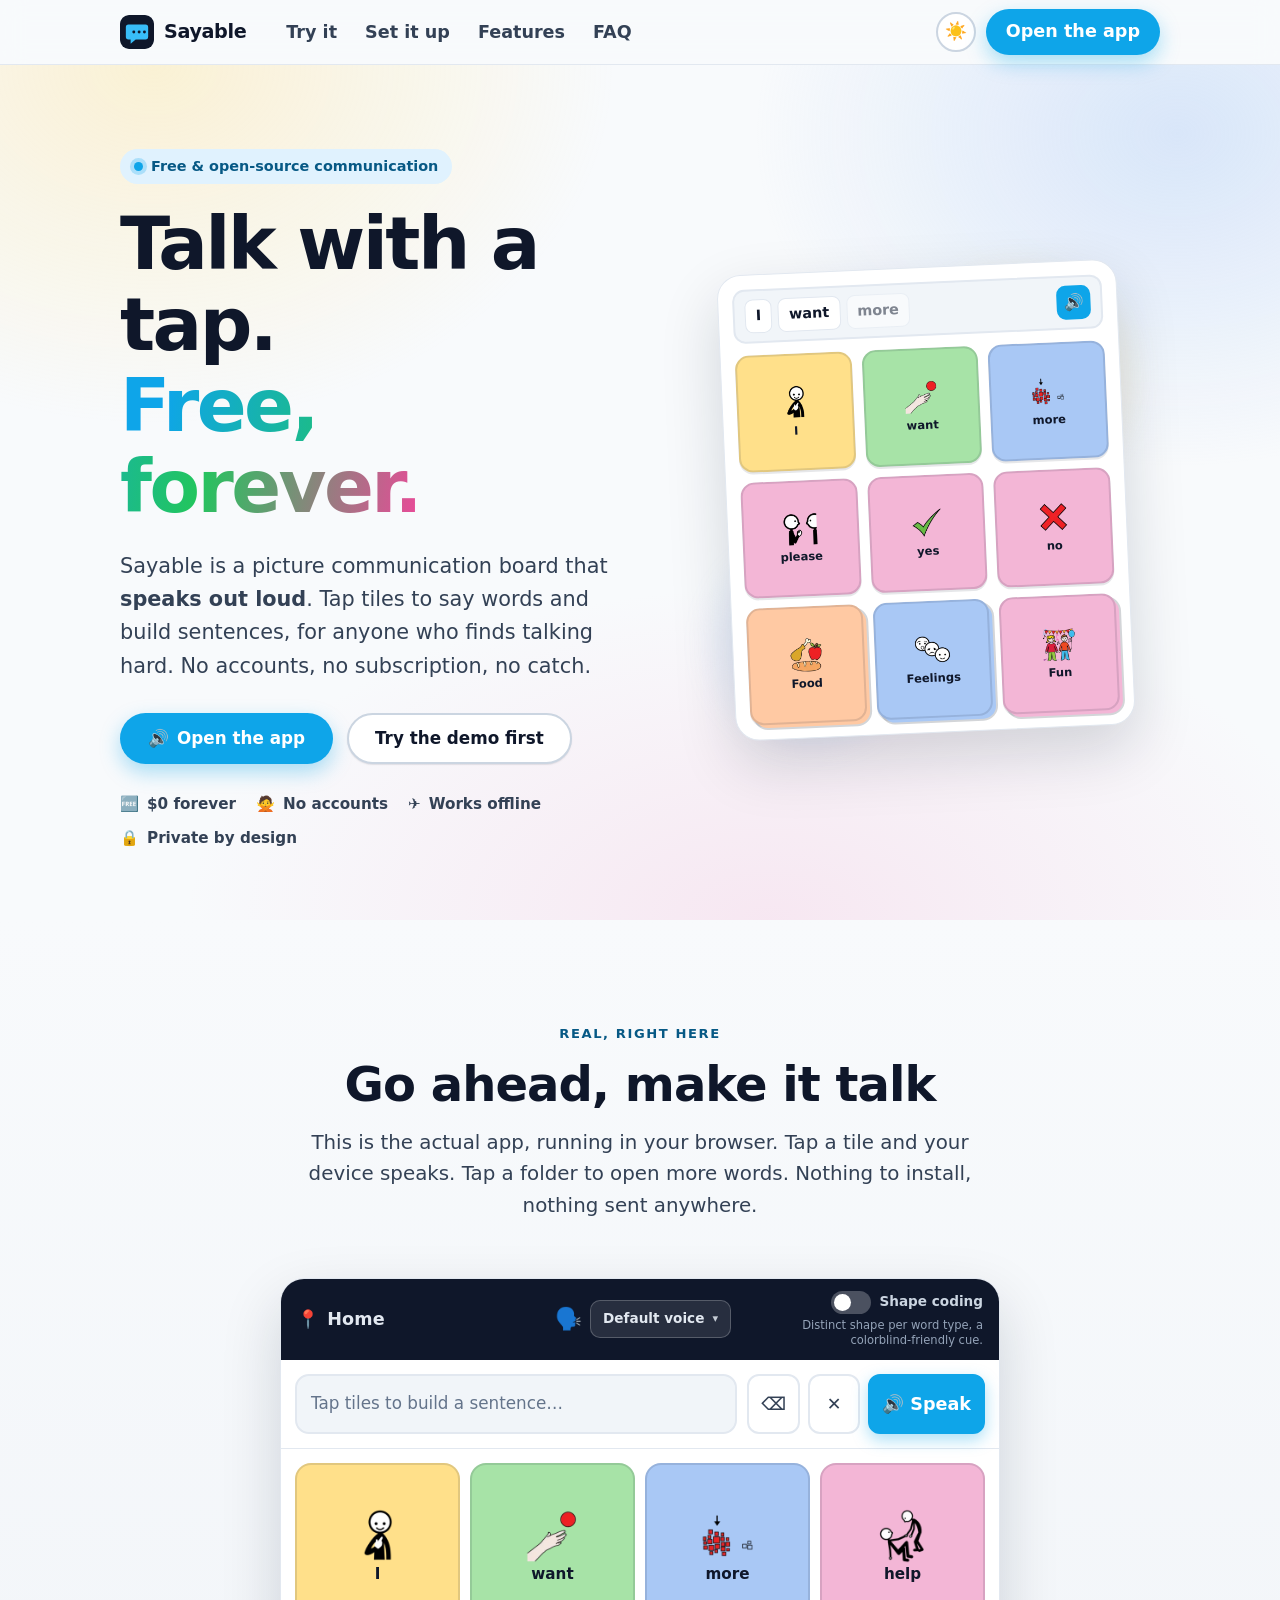
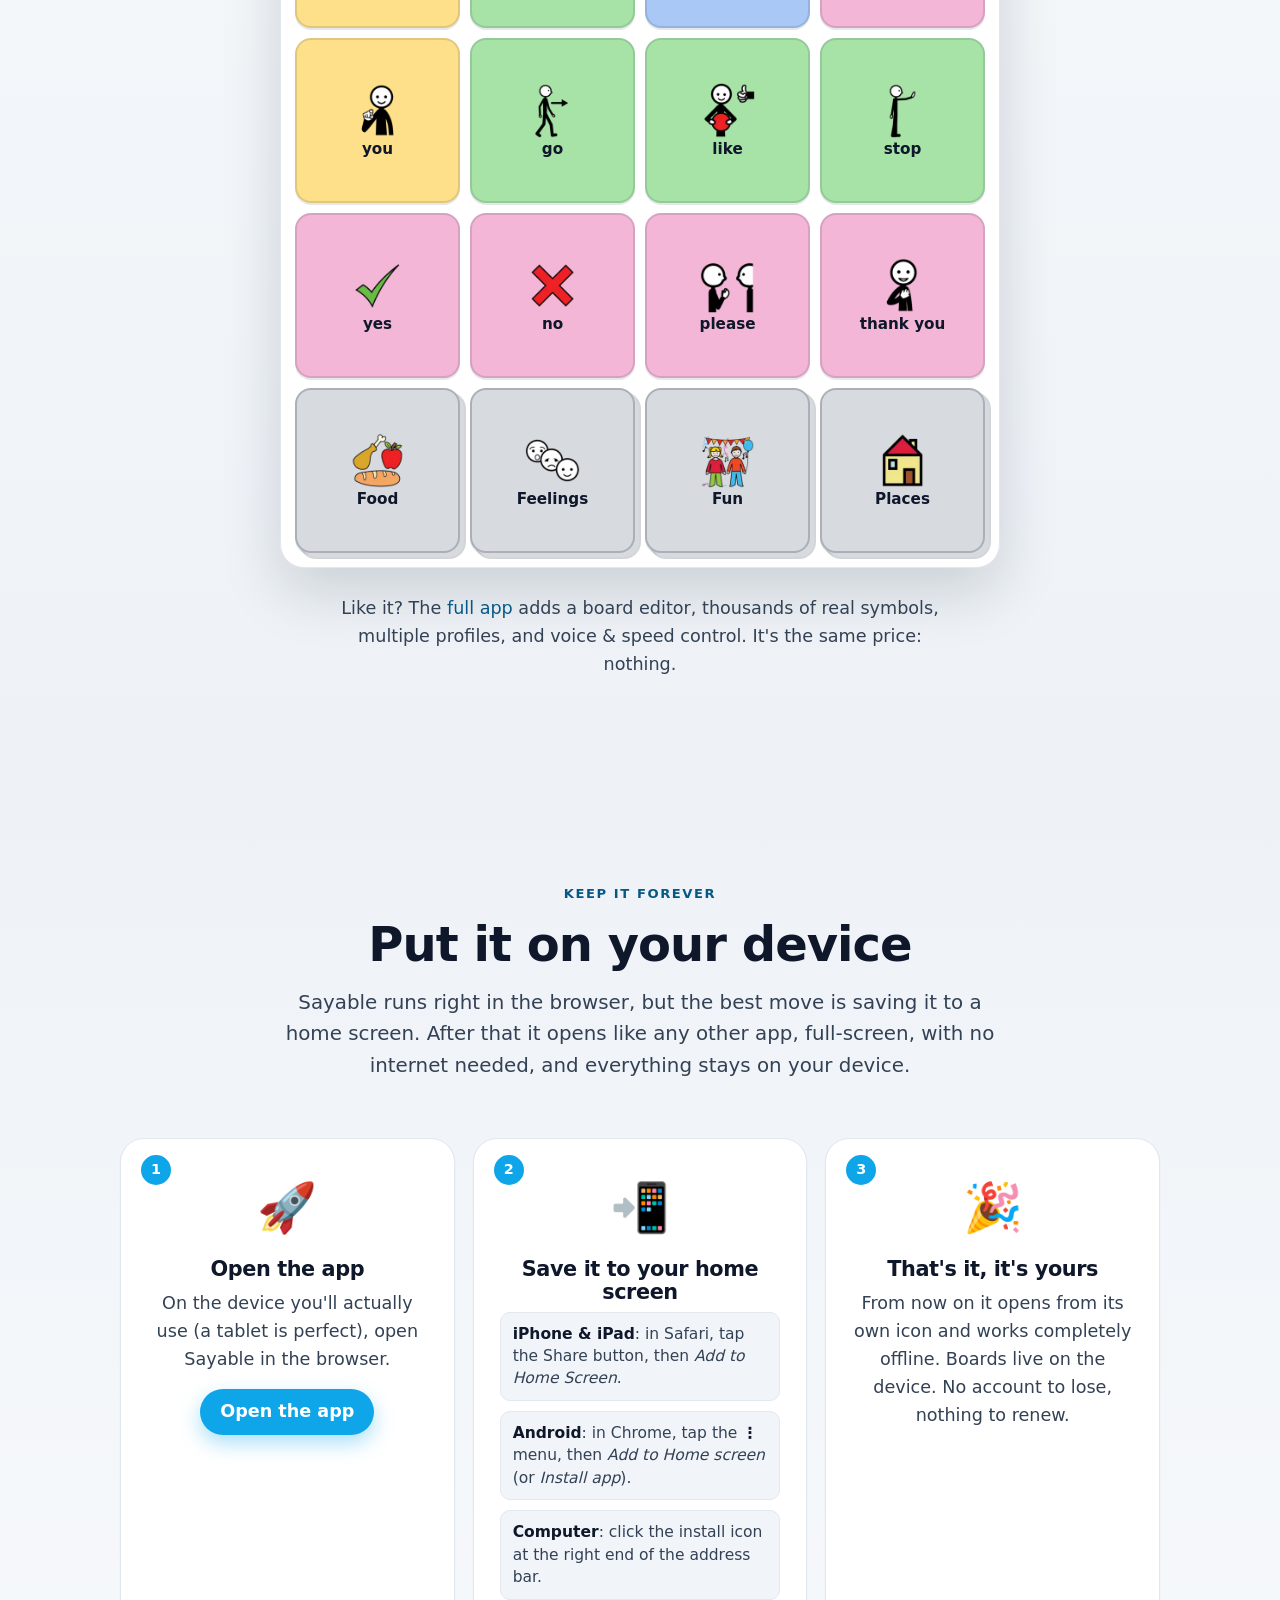
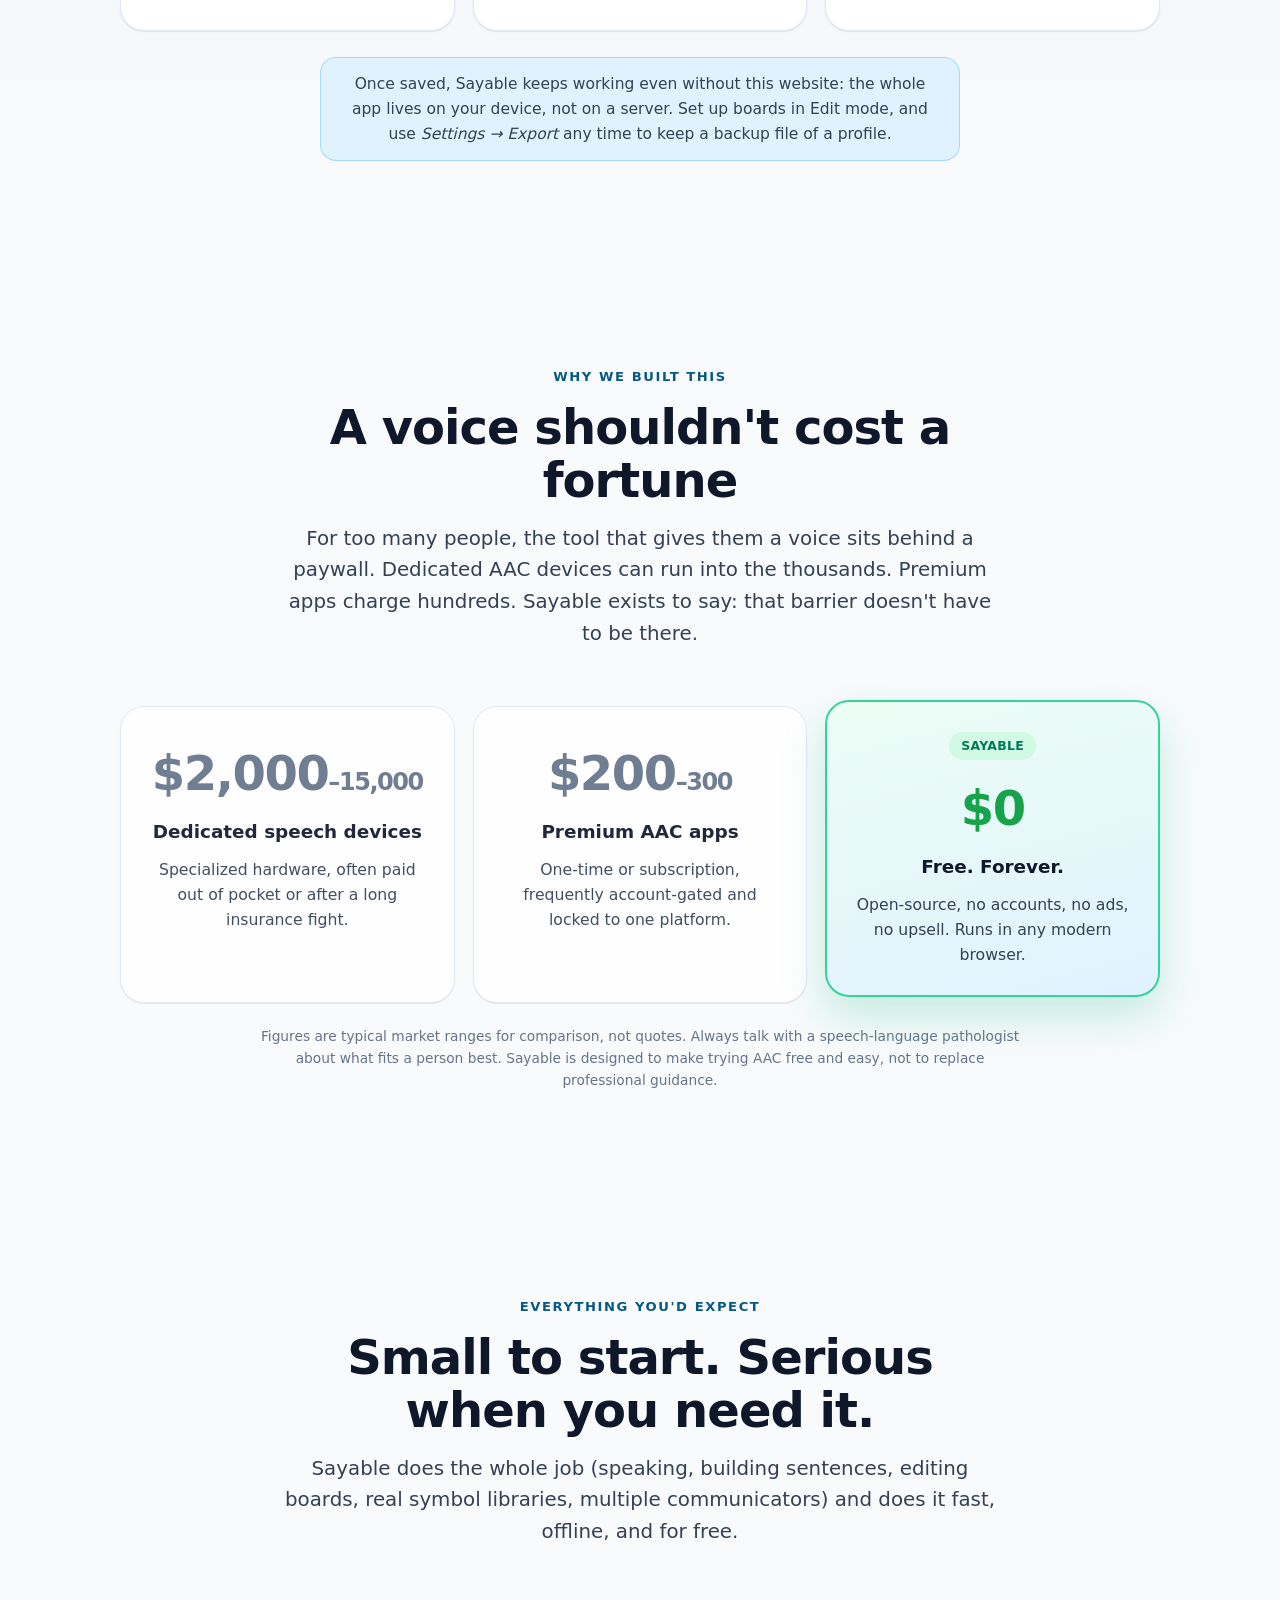
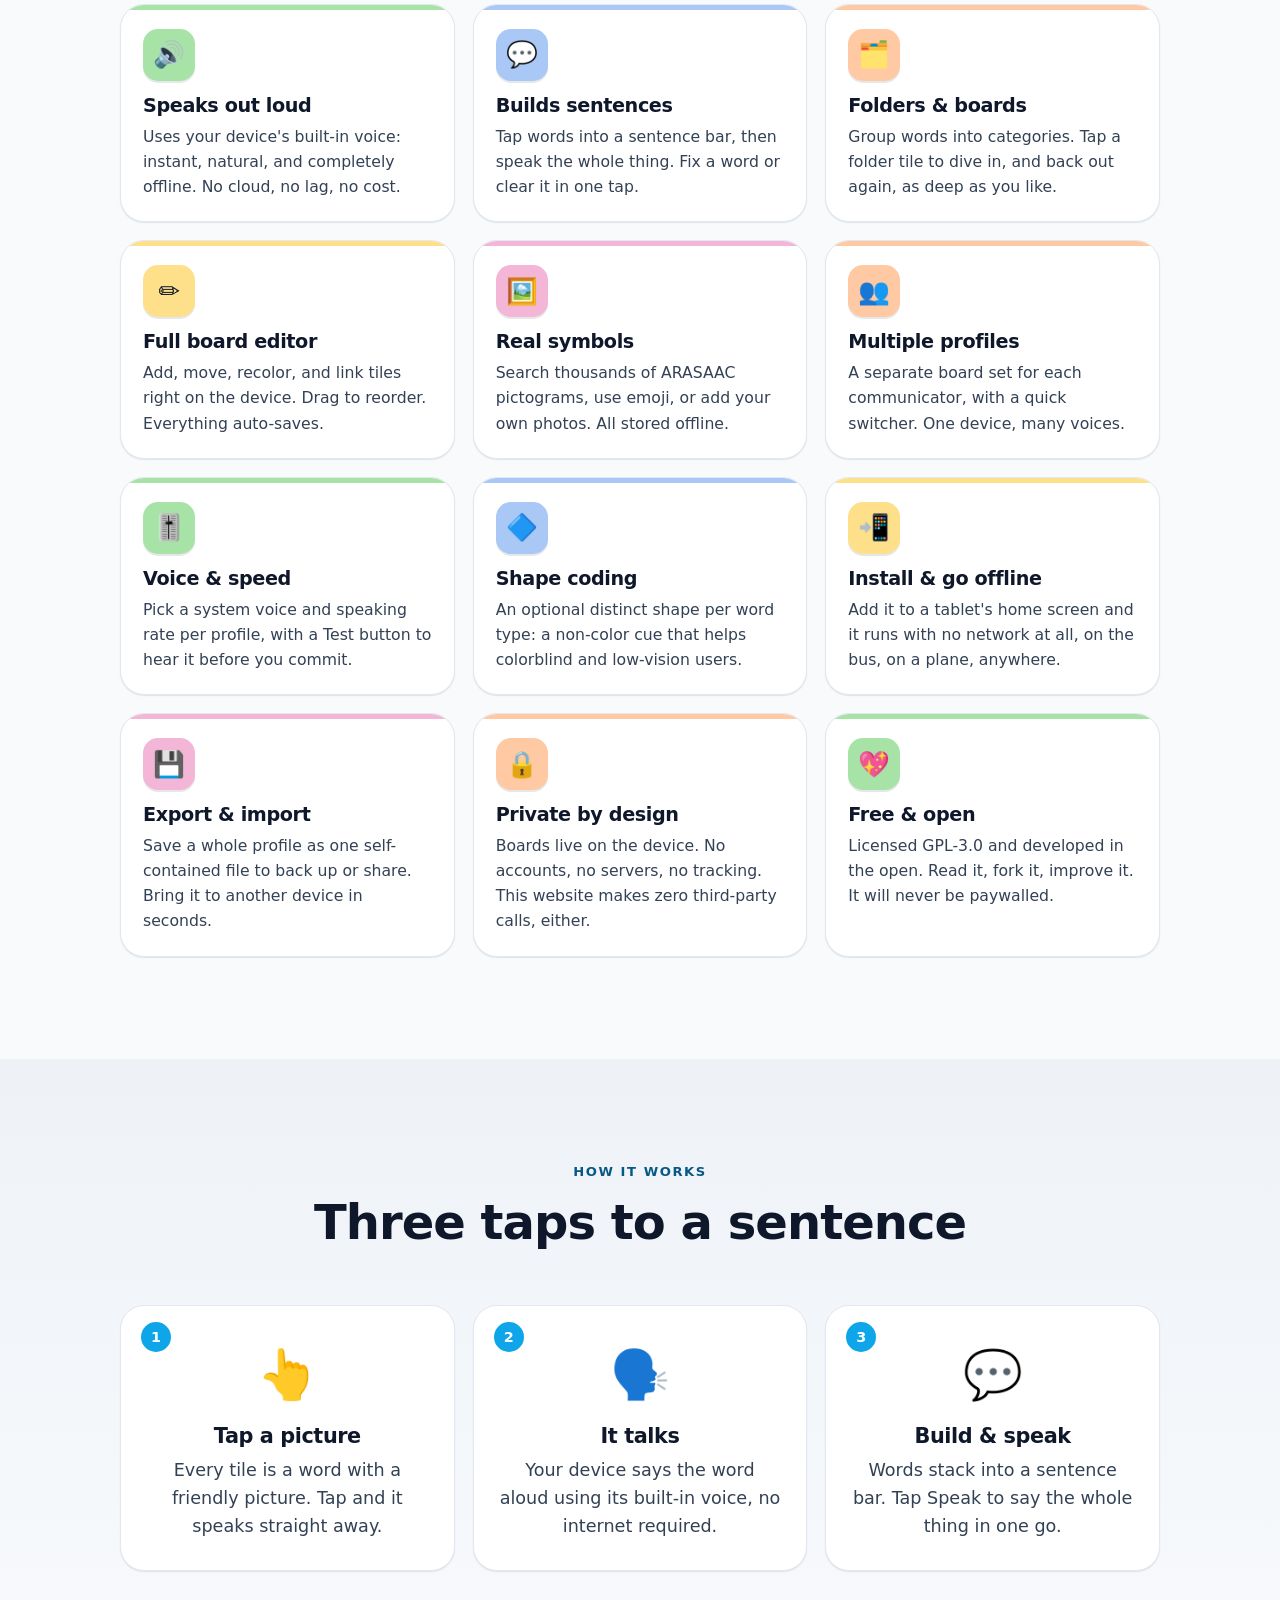
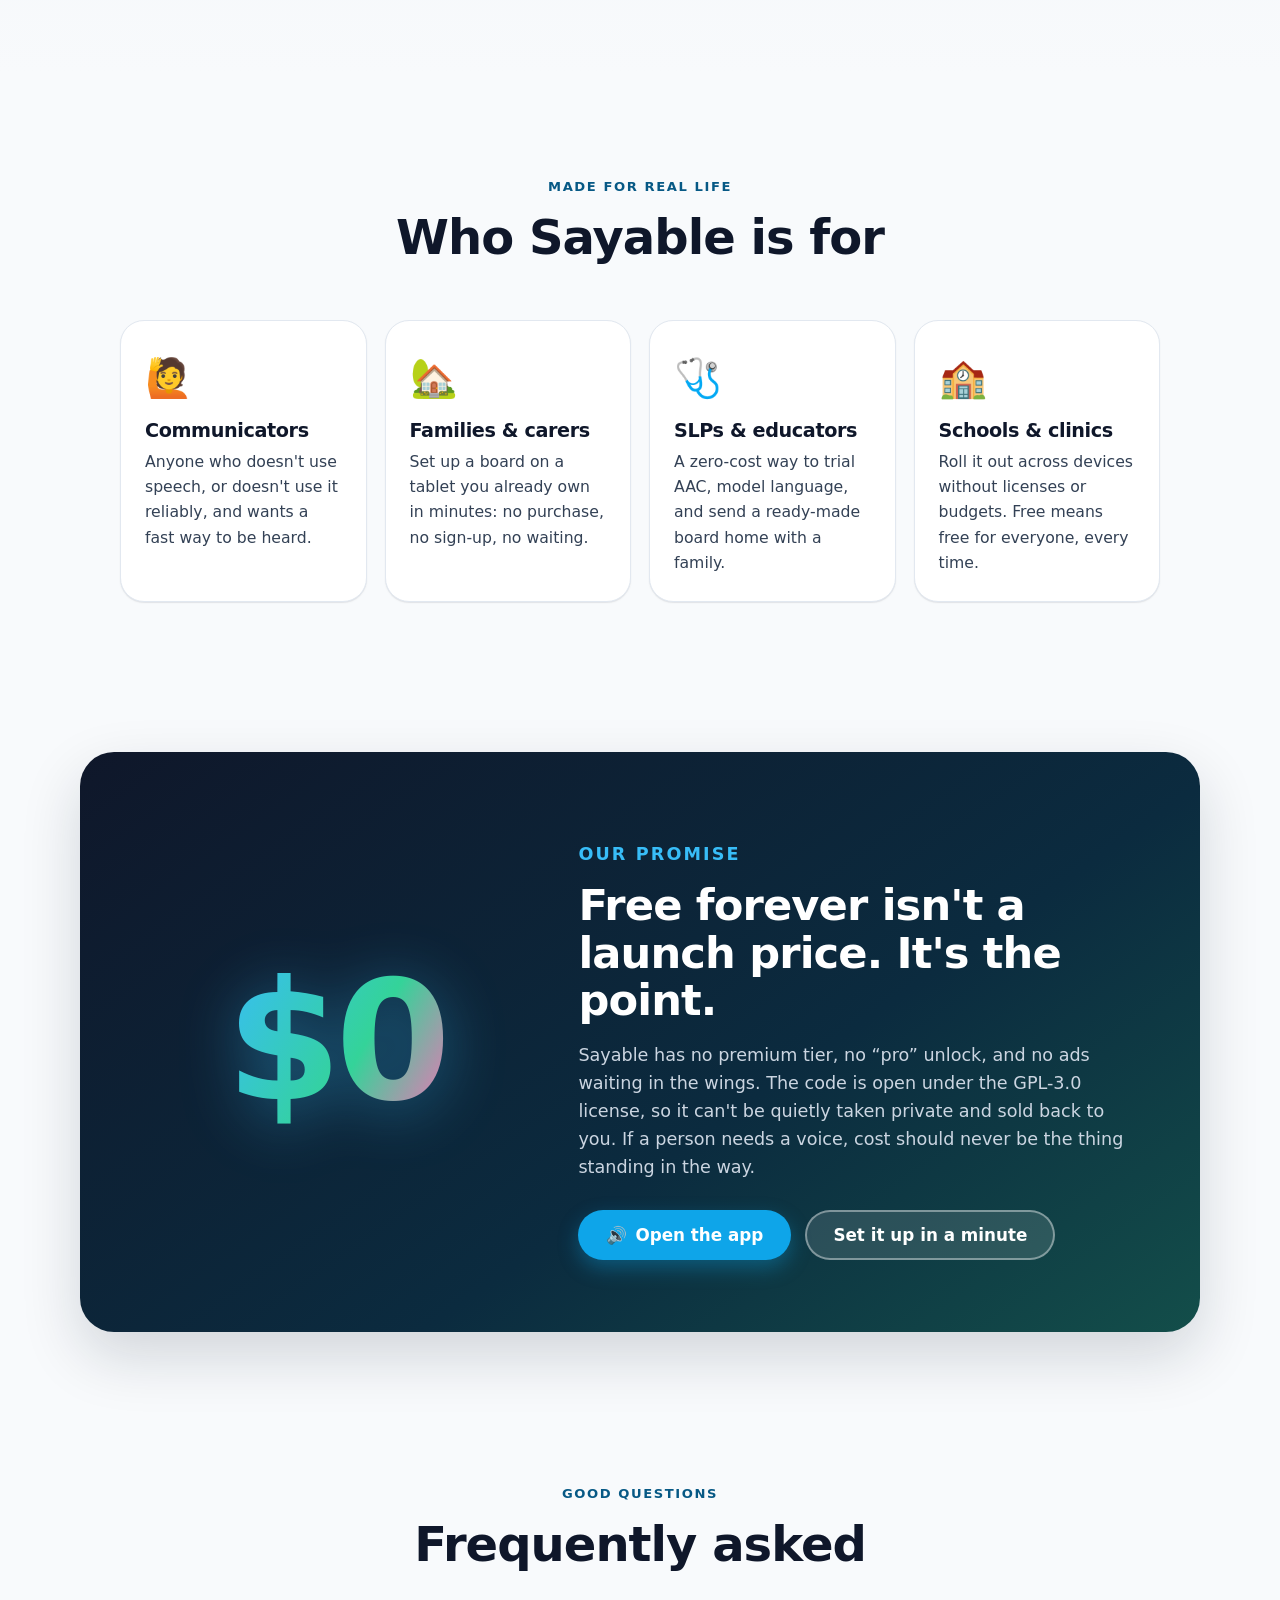
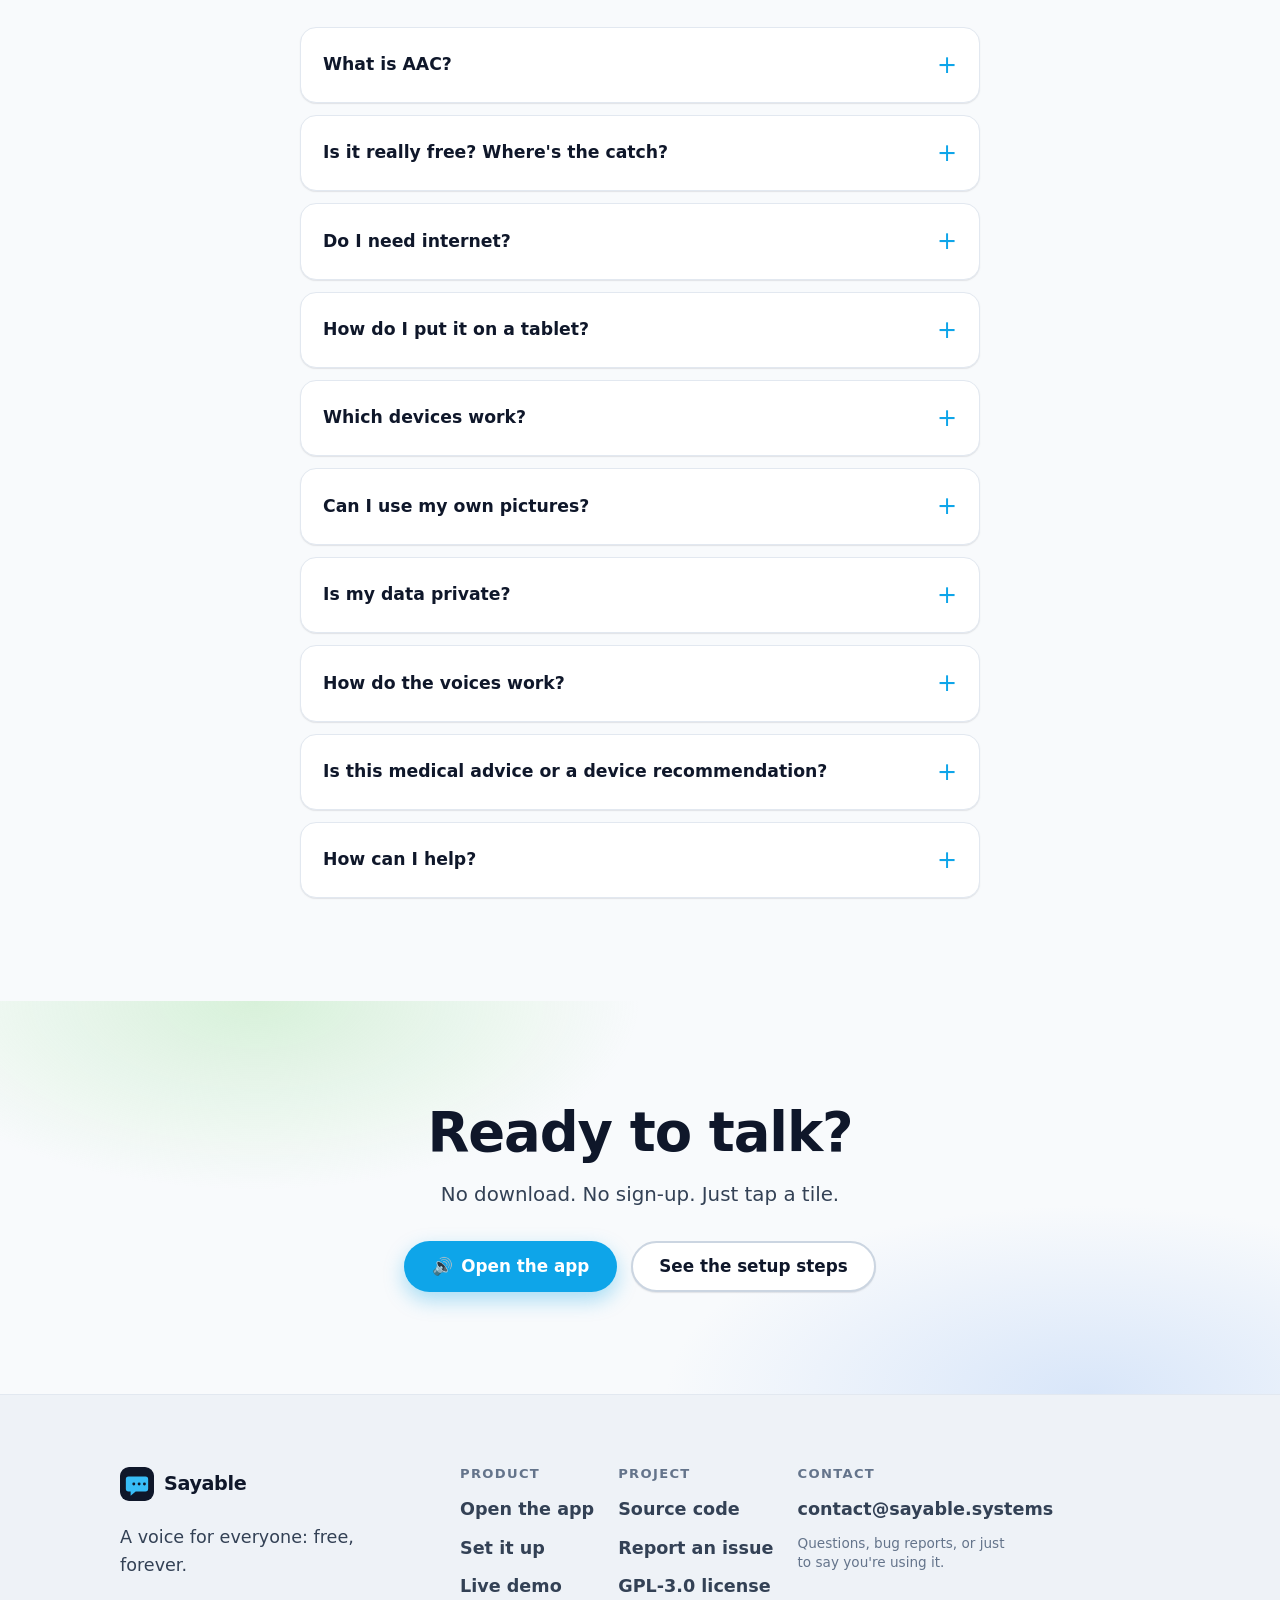
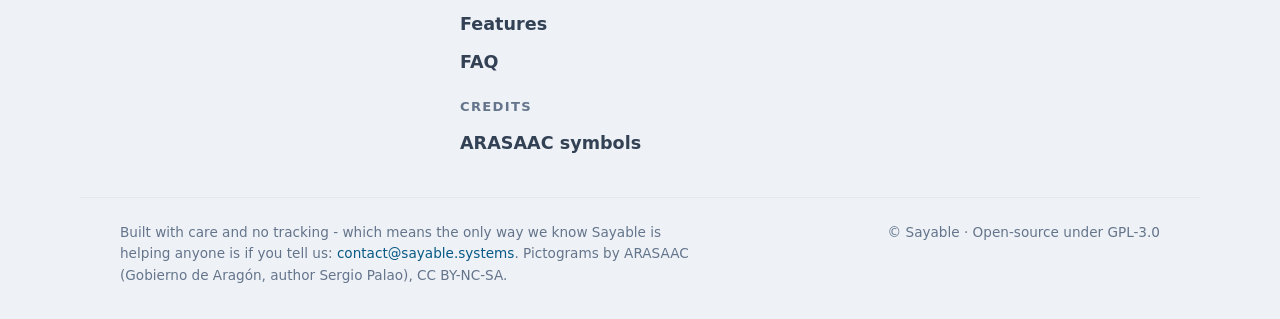
<file: index.html>
<!doctype html>
<html lang="en">
  <head>
    <meta charset="UTF-8" />
    <meta name="viewport" content="width=device-width, initial-scale=1.0, viewport-fit=cover" />

    <title>Sayable: Free, open-source AAC. Talk with a tap.</title>
    <meta
      name="description"
      content="Sayable is a simple, fast communication board for the web. Tap pictures: it speaks and builds sentences. No accounts, no subscription, works offline. Free forever."
    />
    <link rel="canonical" href="https://sayable.systems/" />

    <!-- Icons -->
    <link rel="icon" href="./assets/favicon.svg" type="image/svg+xml" />
    <link rel="apple-touch-icon" href="./assets/apple-touch-icon.png" />
    <link rel="mask-icon" href="./assets/favicon.svg" color="#0ea5e9" />

    <!-- Theme color adapts to light / dark -->
    <meta name="theme-color" content="#f8fafc" media="(prefers-color-scheme: light)" />
    <meta name="theme-color" content="#0f172a" media="(prefers-color-scheme: dark)" />

    <!-- Open Graph / social -->
    <meta property="og:type" content="website" />
    <meta property="og:site_name" content="Sayable" />
    <meta property="og:title" content="Sayable: Free, open-source AAC. Talk with a tap." />
    <meta
      property="og:description"
      content="A communication board that speaks. Tap pictures to talk and build sentences. No accounts, no subscription, works offline. Free, forever."
    />
    <meta property="og:url" content="https://sayable.systems/" />
    <meta property="og:image" content="https://sayable.systems/assets/og.png" />
    <meta property="og:image:width" content="1200" />
    <meta property="og:image:height" content="630" />
    <meta property="og:image:alt" content="Sayable: free, open-source AAC that talks with a tap." />
    <meta name="twitter:card" content="summary_large_image" />
    <meta name="twitter:title" content="Sayable: Free, open-source AAC. Talk with a tap." />
    <meta
      name="twitter:description"
      content="A communication board that speaks. No accounts, no subscription, works offline. Free, forever."
    />
    <meta name="twitter:image" content="https://sayable.systems/assets/og.png" />

    <!-- Apply a saved theme before first paint to avoid a flash -->
    <script>
      (function () {
        try {
          var t = localStorage.getItem("sayable-theme");
          if (t === "dark" || t === "light") document.documentElement.setAttribute("data-theme", t);
        } catch (e) {}
      })();
    </script>

    <link rel="stylesheet" href="./styles.css" />

    <script type="application/ld+json">
      {
        "@context": "https://schema.org",
        "@type": "SoftwareApplication",
        "name": "Sayable",
        "url": "https://sayable.systems/",
        "installUrl": "https://sayable.systems/app/",
        "applicationCategory": "HealthApplication",
        "applicationSubCategory": "AAC / Augmentative and Alternative Communication",
        "operatingSystem": "Web browser (works offline, installable)",
        "description": "A simple, fast, offline-first AAC communication board for the web. Tap pictures: it speaks and builds sentences. No accounts, no server, no subscription.",
        "offers": { "@type": "Offer", "price": "0", "priceCurrency": "USD" },
        "isAccessibleForFree": true,
        "license": "https://www.gnu.org/licenses/gpl-3.0.html"
      }
    </script>
  </head>
  <body>
    <a class="skip-link" href="#main">Skip to content</a>

    <!-- ===================== Header ===================== -->
    <header class="site-header" id="top">
      <div class="wrap header-inner">
        <a class="brand" href="#top" aria-label="Sayable, home">
          <svg class="brand-mark" viewBox="0 0 512 512" aria-hidden="true" focusable="false">
            <rect width="512" height="512" rx="112" fill="#0f172a" />
            <path
              d="M128 144h256a40 40 0 0 1 40 40v144a40 40 0 0 1-40 40H236l-76 64v-64h-32a40 40 0 0 1-40-40V184a40 40 0 0 1 40-40z"
              fill="#38bdf8"
            />
            <circle class="dot dot1" cx="208" cy="256" r="22" fill="#0f172a" />
            <circle class="dot dot2" cx="288" cy="256" r="22" fill="#0f172a" />
            <circle class="dot dot3" cx="368" cy="256" r="22" fill="#0f172a" />
          </svg>
          <span class="brand-word">Sayable</span>
        </a>

        <nav class="site-nav" aria-label="Primary">
          <a href="#demo">Try it</a>
          <a href="#install">Set it up</a>
          <a href="#features">Features</a>
          <a href="#faq">FAQ</a>
        </nav>

        <div class="header-actions">
          <button
            type="button"
            class="theme-toggle"
            id="theme-toggle"
            aria-label="Switch to dark theme"
            title="Toggle light / dark"
          >
            <span class="theme-toggle-icon" aria-hidden="true">☀️</span>
          </button>
          <a class="btn btn-primary" href="./app/">Open the app</a>
        </div>
      </div>
    </header>

    <main id="main">
      <!-- ===================== Hero ===================== -->
      <section class="hero">
        <div class="wrap hero-grid">
          <div class="hero-copy">
            <p class="eyebrow">
              <span class="eyebrow-dot"></span> Free &amp; open-source communication
            </p>
            <h1 class="hero-title">
              Talk with a tap.<br /><span class="grad">Free, forever.</span>
            </h1>
            <p class="hero-sub">
              Sayable is a picture communication board that <strong>speaks out loud</strong>. Tap
              tiles to say words and build sentences, for anyone who finds talking hard. No accounts,
              no subscription, no catch.
            </p>

            <div class="hero-cta">
              <a class="btn btn-primary btn-lg" href="./app/">
                <span aria-hidden="true">🔊</span> Open the app
              </a>
              <a class="btn btn-ghost btn-lg" href="#demo">Try the demo first</a>
            </div>

            <ul class="trust-row" aria-label="What makes Sayable different">
              <li><span aria-hidden="true">🆓</span> $0 forever</li>
              <li><span aria-hidden="true">🙅</span> No accounts</li>
              <li><span aria-hidden="true">✈️</span> Works offline</li>
              <li><span aria-hidden="true">🔒</span> Private by design</li>
            </ul>
          </div>

          <div class="hero-art" aria-hidden="true">
            <div class="blob blob-a"></div>
            <div class="blob blob-b"></div>
            <div class="mini-board" role="presentation">
              <div class="mini-bar"><span class="mini-chip">I</span><span class="mini-chip">want</span><span class="mini-chip more">more</span><span class="mini-speak">🔊</span></div>
              <div class="mini-grid">
                <span class="mini-tile" style="--c: var(--cat-people)"><img src="assets/symbols/i.webp" alt="" /><b>I</b></span>
                <span class="mini-tile" style="--c: var(--cat-action)"><img src="assets/symbols/want.webp" alt="" /><b>want</b></span>
                <span class="mini-tile" style="--c: var(--cat-describe)"><img src="assets/symbols/more.webp" alt="" /><b>more</b></span>
                <span class="mini-tile" style="--c: var(--cat-social)"><img src="assets/symbols/please.webp" alt="" /><b>please</b></span>
                <span class="mini-tile" style="--c: var(--cat-social)"><img src="assets/symbols/yes.webp" alt="" /><b>yes</b></span>
                <span class="mini-tile" style="--c: var(--cat-social)"><img src="assets/symbols/no.webp" alt="" /><b>no</b></span>
                <span class="mini-tile folder" style="--c: var(--cat-thing)"><img src="assets/symbols/food.webp" alt="" /><b>Food</b></span>
                <span class="mini-tile folder" style="--c: var(--cat-describe)"><img src="assets/symbols/feelings.webp" alt="" /><b>Feelings</b></span>
                <span class="mini-tile folder" style="--c: var(--cat-social)"><img src="assets/symbols/fun.webp" alt="" /><b>Fun</b></span>
              </div>
            </div>
          </div>
        </div>
      </section>

      <!-- ===================== Live demo ===================== -->
      <section class="section demo-section" id="demo" aria-labelledby="demo-h">
        <div class="wrap">
          <div class="section-head center">
            <p class="kicker">Real, right here</p>
            <h2 id="demo-h">Go ahead, make it talk</h2>
            <p class="section-lead">
              This is the actual app, running in your browser. Tap a tile and your device speaks.
              Tap a folder to open more words. Nothing to install, nothing sent anywhere.
            </p>
          </div>

          <div class="demo" id="demo-app">
            <div class="demo-toolbar">
              <span class="demo-crumb" id="demo-crumb">Home</span>
              <div
                class="voice-picker"
                id="voice-picker"
                title="Pick the voice your device speaks with. Voices are built into your browser; nothing is downloaded."
              >
                <span class="voice-picker-icon" aria-hidden="true">🗣️</span>
                <button
                  type="button"
                  class="voice-trigger"
                  id="voice-trigger"
                  aria-haspopup="true"
                  aria-expanded="false"
                  aria-label="Speaking voice"
                >
                  <span class="voice-trigger-name" id="voice-trigger-name">Default voice</span>
                  <span class="voice-trigger-caret" aria-hidden="true">▾</span>
                </button>
                <div class="voice-panel" id="voice-panel" role="menu" aria-label="Choose a voice" hidden></div>
              </div>
              <div class="demo-toggles">
                <label
                  class="mini-switch"
                  title="Shape coding: each word type gets a distinct outline shape, a non-color cue that helps colorblind and low-vision users."
                >
                  <input type="checkbox" id="shapes-toggle" aria-describedby="shapes-help" />
                  <span class="mini-switch-track" aria-hidden="true"></span>
                  <span class="mini-switch-label">Shape coding</span>
                </label>
                <span class="mini-switch-help" id="shapes-help">Distinct shape per word type, a colorblind-friendly cue.</span>
              </div>
            </div>

            <div class="utterance">
              <button
                type="button"
                class="strip"
                id="strip"
                aria-label="Spoken sentence, tap to speak it aloud"
              >
                <span class="placeholder" id="placeholder">Tap tiles to build a sentence…</span>
              </button>
              <div class="bar-actions">
                <button type="button" class="bar-btn" id="btn-back" aria-label="Delete last word">⌫</button>
                <button type="button" class="bar-btn" id="btn-clear" aria-label="Clear the sentence">✕</button>
                <button type="button" class="bar-btn speak" id="btn-speak" aria-label="Speak the sentence">🔊 Speak</button>
              </div>
            </div>

            <div class="board" id="board" aria-label="Communication board"></div>

            <p class="demo-note" id="demo-note" hidden></p>
          </div>
          <p class="demo-foot">
            Like it? The <a href="./app/">full app</a> adds a board editor, thousands of real
            symbols, multiple profiles, and voice &amp; speed control. It's the same price: nothing.
          </p>
        </div>
      </section>

      <!-- ===================== Set it up / keep it ===================== -->
      <section class="section install-section" id="install" aria-labelledby="install-h">
        <div class="wrap">
          <div class="section-head center">
            <p class="kicker">Keep it forever</p>
            <h2 id="install-h">Put it on your device</h2>
            <p class="section-lead">
              Sayable runs right in the browser, but the best move is saving it to a home screen.
              After that it opens like any other app, full-screen, with no internet needed, and
              everything stays on your device.
            </p>
          </div>

          <ol class="steps">
            <li class="step">
              <span class="step-num" aria-hidden="true">1</span>
              <span class="step-emoji" aria-hidden="true">🚀</span>
              <h3>Open the app</h3>
              <p>On the device you'll actually use (a tablet is perfect), open Sayable in the browser.</p>
              <p class="step-cta"><a class="btn btn-primary" href="./app/">Open the app</a></p>
            </li>
            <li class="step">
              <span class="step-num" aria-hidden="true">2</span>
              <span class="step-emoji" aria-hidden="true">📲</span>
              <h3>Save it to your home screen</h3>
              <ul class="device-list">
                <li><b>iPhone &amp; iPad</b>: in Safari, tap the Share button, then <i>Add to Home Screen</i>.</li>
                <li><b>Android</b>: in Chrome, tap the <b>⋮</b> menu, then <i>Add to Home screen</i> (or <i>Install app</i>).</li>
                <li><b>Computer</b>: click the install icon at the right end of the address bar.</li>
              </ul>
            </li>
            <li class="step">
              <span class="step-num" aria-hidden="true">3</span>
              <span class="step-emoji" aria-hidden="true">🎉</span>
              <h3>That's it, it's yours</h3>
              <p>
                From now on it opens from its own icon and works completely offline. Boards live on
                the device. No account to lose, nothing to renew.
              </p>
            </li>
          </ol>

          <p class="install-note">
            Once saved, Sayable keeps working even without this website: the whole app lives on
            your device, not on a server. Set up boards in Edit mode, and use
            <i>Settings → Export</i> any time to keep a backup file of a profile.
          </p>
        </div>
      </section>

      <!-- ===================== Why free ===================== -->
      <section class="section why-section" id="why" aria-labelledby="why-h">
        <div class="wrap">
          <div class="section-head center">
            <p class="kicker">Why we built this</p>
            <h2 id="why-h">A voice shouldn't cost a fortune</h2>
            <p class="section-lead">
              For too many people, the tool that gives them a voice sits behind a paywall. Dedicated
              AAC devices can run into the thousands. Premium apps charge hundreds. Sayable exists to
              say: that barrier doesn't have to be there.
            </p>
          </div>

          <div class="price-compare" role="group" aria-label="Cost comparison">
            <div class="price-card muted">
              <p class="price-tag">$2,000<span>–15,000</span></p>
              <p class="price-label">Dedicated speech devices</p>
              <p class="price-desc">Specialized hardware, often paid out of pocket or after a long insurance fight.</p>
            </div>
            <div class="price-card muted">
              <p class="price-tag">$200<span>–300</span></p>
              <p class="price-label">Premium AAC apps</p>
              <p class="price-desc">One-time or subscription, frequently account-gated and locked to one platform.</p>
            </div>
            <div class="price-card highlight">
              <p class="price-badge">Sayable</p>
              <p class="price-tag free">$0</p>
              <p class="price-label">Free. Forever.</p>
              <p class="price-desc">Open-source, no accounts, no ads, no upsell. Runs in any modern browser.</p>
            </div>
          </div>
          <p class="price-fineprint">
            Figures are typical market ranges for comparison, not quotes. Always talk with a
            speech-language pathologist about what fits a person best. Sayable is designed to make
            trying AAC free and easy, not to replace professional guidance.
          </p>
        </div>
      </section>

      <!-- ===================== Features ===================== -->
      <section class="section features-section" id="features" aria-labelledby="features-h">
        <div class="wrap">
          <div class="section-head center">
            <p class="kicker">Everything you'd expect</p>
            <h2 id="features-h">Small to start. Serious when you need it.</h2>
            <p class="section-lead">
              Sayable does the whole job (speaking, building sentences, editing boards, real symbol
              libraries, multiple communicators) and does it fast, offline, and for free.
            </p>
          </div>

          <ul class="feature-grid">
            <li class="feature-card" style="--c: var(--cat-action)">
              <span class="feature-ico" aria-hidden="true">🔊</span>
              <h3>Speaks out loud</h3>
              <p>Uses your device's built-in voice: instant, natural, and completely offline. No cloud, no lag, no cost.</p>
            </li>
            <li class="feature-card" style="--c: var(--cat-describe)">
              <span class="feature-ico" aria-hidden="true">💬</span>
              <h3>Builds sentences</h3>
              <p>Tap words into a sentence bar, then speak the whole thing. Fix a word or clear it in one tap.</p>
            </li>
            <li class="feature-card" style="--c: var(--cat-thing)">
              <span class="feature-ico" aria-hidden="true">🗂️</span>
              <h3>Folders &amp; boards</h3>
              <p>Group words into categories. Tap a folder tile to dive in, and back out again, as deep as you like.</p>
            </li>
            <li class="feature-card" style="--c: var(--cat-people)">
              <span class="feature-ico" aria-hidden="true">✏️</span>
              <h3>Full board editor</h3>
              <p>Add, move, recolor, and link tiles right on the device. Drag to reorder. Everything auto-saves.</p>
            </li>
            <li class="feature-card" style="--c: var(--cat-social)">
              <span class="feature-ico" aria-hidden="true">🖼️</span>
              <h3>Real symbols</h3>
              <p>Search thousands of ARASAAC pictograms, use emoji, or add your own photos. All stored offline.</p>
            </li>
            <li class="feature-card" style="--c: var(--cat-thing)">
              <span class="feature-ico" aria-hidden="true">👥</span>
              <h3>Multiple profiles</h3>
              <p>A separate board set for each communicator, with a quick switcher. One device, many voices.</p>
            </li>
            <li class="feature-card" style="--c: var(--cat-action)">
              <span class="feature-ico" aria-hidden="true">🎚️</span>
              <h3>Voice &amp; speed</h3>
              <p>Pick a system voice and speaking rate per profile, with a Test button to hear it before you commit.</p>
            </li>
            <li class="feature-card" style="--c: var(--cat-describe)">
              <span class="feature-ico" aria-hidden="true">🔷</span>
              <h3>Shape coding</h3>
              <p>An optional distinct shape per word type: a non-color cue that helps colorblind and low-vision users.</p>
            </li>
            <li class="feature-card" style="--c: var(--cat-people)">
              <span class="feature-ico" aria-hidden="true">📲</span>
              <h3>Install &amp; go offline</h3>
              <p>Add it to a tablet's home screen and it runs with no network at all, on the bus, on a plane, anywhere.</p>
            </li>
            <li class="feature-card" style="--c: var(--cat-social)">
              <span class="feature-ico" aria-hidden="true">💾</span>
              <h3>Export &amp; import</h3>
              <p>Save a whole profile as one self-contained file to back up or share. Bring it to another device in seconds.</p>
            </li>
            <li class="feature-card" style="--c: var(--cat-thing)">
              <span class="feature-ico" aria-hidden="true">🔒</span>
              <h3>Private by design</h3>
              <p>Boards live on the device. No accounts, no servers, no tracking. This website makes zero third-party calls, either.</p>
            </li>
            <li class="feature-card" style="--c: var(--cat-action)">
              <span class="feature-ico" aria-hidden="true">💖</span>
              <h3>Free &amp; open</h3>
              <p>Licensed GPL-3.0 and developed in the open. Read it, fork it, improve it. It will never be paywalled.</p>
            </li>
          </ul>
        </div>
      </section>

      <!-- ===================== How it works ===================== -->
      <section class="section how-section" id="how" aria-labelledby="how-h">
        <div class="wrap">
          <div class="section-head center">
            <p class="kicker">How it works</p>
            <h2 id="how-h">Three taps to a sentence</h2>
          </div>
          <ol class="steps">
            <li class="step">
              <span class="step-num" aria-hidden="true">1</span>
              <span class="step-emoji" aria-hidden="true">👆</span>
              <h3>Tap a picture</h3>
              <p>Every tile is a word with a friendly picture. Tap and it speaks straight away.</p>
            </li>
            <li class="step">
              <span class="step-num" aria-hidden="true">2</span>
              <span class="step-emoji" aria-hidden="true">🗣️</span>
              <h3>It talks</h3>
              <p>Your device says the word aloud using its built-in voice, no internet required.</p>
            </li>
            <li class="step">
              <span class="step-num" aria-hidden="true">3</span>
              <span class="step-emoji" aria-hidden="true">💬</span>
              <h3>Build &amp; speak</h3>
              <p>Words stack into a sentence bar. Tap Speak to say the whole thing in one go.</p>
            </li>
          </ol>
        </div>
      </section>

      <!-- ===================== Who it's for ===================== -->
      <section class="section who-section" aria-labelledby="who-h">
        <div class="wrap">
          <div class="section-head center">
            <p class="kicker">Made for real life</p>
            <h2 id="who-h">Who Sayable is for</h2>
          </div>
          <div class="who-grid">
            <div class="who-card">
              <span class="who-ico" aria-hidden="true">🙋</span>
              <h3>Communicators</h3>
              <p>Anyone who doesn't use speech, or doesn't use it reliably, and wants a fast way to be heard.</p>
            </div>
            <div class="who-card">
              <span class="who-ico" aria-hidden="true">🏡</span>
              <h3>Families &amp; carers</h3>
              <p>Set up a board on a tablet you already own in minutes: no purchase, no sign-up, no waiting.</p>
            </div>
            <div class="who-card">
              <span class="who-ico" aria-hidden="true">🩺</span>
              <h3>SLPs &amp; educators</h3>
              <p>A zero-cost way to trial AAC, model language, and send a ready-made board home with a family.</p>
            </div>
            <div class="who-card">
              <span class="who-ico" aria-hidden="true">🏫</span>
              <h3>Schools &amp; clinics</h3>
              <p>Roll it out across devices without licenses or budgets. Free means free for everyone, every time.</p>
            </div>
          </div>
        </div>
      </section>

      <!-- ===================== Free forever pledge ===================== -->
      <section class="section pledge-section" id="free" aria-labelledby="free-h">
        <div class="wrap pledge">
          <div class="pledge-mark" aria-hidden="true">
            <span class="pledge-zero">$0</span>
          </div>
          <div class="pledge-copy">
            <p class="kicker light">Our promise</p>
            <h2 id="free-h">Free forever isn't a launch price. It's the point.</h2>
            <p>
              Sayable has no premium tier, no “pro” unlock, and no ads waiting in the wings. The code
              is open under the GPL-3.0 license, so it can't be quietly taken private and sold back to
              you. If a person needs a voice, cost should never be the thing standing in the way.
            </p>
            <div class="pledge-cta">
              <a class="btn btn-primary btn-lg" href="./app/"><span aria-hidden="true">🔊</span> Open the app</a>
              <a class="btn btn-ghost-light btn-lg" href="#install">Set it up in a minute</a>
            </div>
          </div>
        </div>
      </section>

      <!-- ===================== FAQ ===================== -->
      <section class="section faq-section" id="faq" aria-labelledby="faq-h">
        <div class="wrap narrow">
          <div class="section-head center">
            <p class="kicker">Good questions</p>
            <h2 id="faq-h">Frequently asked</h2>
          </div>

          <div class="faq-list">
            <details class="faq-item">
              <summary>What is AAC?</summary>
              <p>
                AAC stands for <em>Augmentative and Alternative Communication</em>: tools that help
                people who don't speak, or don't speak reliably, to communicate. A picture board that
                talks, like Sayable, is one common kind.
              </p>
            </details>
            <details class="faq-item">
              <summary>Is it really free? Where's the catch?</summary>
              <p>
                Really free. There's no account to create, nothing to buy, no ads, and no “upgrade”
                screen. Sayable is open-source software licensed under GPL-3.0, built to stay free.
              </p>
            </details>
            <details class="faq-item">
              <summary>Do I need internet?</summary>
              <p>
                Only for the first load. <a href="#install">Save Sayable to your home screen</a> and
                it runs completely offline afterward: the speech comes from your device, and your
                boards are stored on it. Perfect for cars, planes, and spotty Wi-Fi.
              </p>
            </details>
            <details class="faq-item">
              <summary>How do I put it on a tablet?</summary>
              <p>
                Open <a href="./app/">the app</a> in the tablet's browser, then add it to the home
                screen. The <a href="#install">setup steps</a> walk through it for iPad, Android,
                and computers. It takes about a minute, and afterward Sayable opens from its own
                icon like any other app.
              </p>
            </details>
            <details class="faq-item">
              <summary>Which devices work?</summary>
              <p>
                Any device with a modern browser: iPad, Android tablet, Chromebook, phone, laptop.
                Tablets are the most popular because the tiles are big and tappable, but there's no
                special hardware to buy.
              </p>
            </details>
            <details class="faq-item">
              <summary>Can I use my own pictures?</summary>
              <p>
                Yes. Tiles can use emoji, searchable ARASAAC pictograms, or your own uploaded photos.
                Everything is stored right on the device so it keeps working offline.
              </p>
            </details>
            <details class="faq-item">
              <summary>Is my data private?</summary>
              <p>
                Completely. There's no server and no account, so boards never leave the device unless
                you choose to export a file. This website has no analytics or third-party trackers,
                either.
              </p>
            </details>
            <details class="faq-item">
              <summary>How do the voices work?</summary>
              <p>
                Sayable uses the voices already built into your device through the browser's Web
                Speech API. You can pick a voice and speaking speed per profile. Available voices vary
                by device and operating system.
              </p>
            </details>
            <details class="faq-item">
              <summary>Is this medical advice or a device recommendation?</summary>
              <p>
                No. Sayable is a free tool to make trying AAC easy. For choosing the right long-term
                system, please work with a speech-language pathologist. Sayable is a great, no-cost
                way to explore alongside them.
              </p>
            </details>
            <details class="faq-item">
              <summary>How can I help?</summary>
              <p>
                Use it, share it with a family or clinic who could use it, and, if you write code,
                the project is open on
                <a href="https://github.com/Fishy49/sayable-systems">GitHub</a>. Bug reports and ideas
                are welcome. You can also just email
                <a href="mailto:contact@sayable.systems">contact@sayable.systems</a> - Sayable
                collects nothing about who uses it, so hearing from you is genuinely the only
                feedback there is.
              </p>
            </details>
          </div>
        </div>
      </section>

      <!-- ===================== Final CTA ===================== -->
      <section class="section final-cta" aria-labelledby="final-h">
        <div class="wrap center">
          <h2 id="final-h">Ready to talk?</h2>
          <p class="section-lead">No download. No sign-up. Just tap a tile.</p>
          <div class="hero-cta center">
            <a class="btn btn-primary btn-lg" href="./app/"><span aria-hidden="true">🔊</span> Open the app</a>
            <a class="btn btn-ghost btn-lg" href="#install">See the setup steps</a>
          </div>
        </div>
      </section>
    </main>

    <!-- ===================== Footer ===================== -->
    <footer class="site-footer">
      <div class="wrap footer-inner">
        <div class="footer-brand">
          <a class="brand" href="#top" aria-label="Sayable, home">
            <svg class="brand-mark" viewBox="0 0 512 512" aria-hidden="true" focusable="false">
              <rect width="512" height="512" rx="112" fill="#0f172a" />
              <path
                d="M128 144h256a40 40 0 0 1 40 40v144a40 40 0 0 1-40 40H236l-76 64v-64h-32a40 40 0 0 1-40-40V184a40 40 0 0 1 40-40z"
                fill="#38bdf8"
              />
              <circle cx="208" cy="256" r="22" fill="#0f172a" />
              <circle cx="288" cy="256" r="22" fill="#0f172a" />
              <circle cx="368" cy="256" r="22" fill="#0f172a" />
            </svg>
            <span class="brand-word">Sayable</span>
          </a>
          <p class="footer-tag">A voice for everyone: free, forever.</p>
        </div>

        <nav class="footer-links" aria-label="Footer">
          <div class="footer-col">
            <h3>Product</h3>
            <a href="./app/">Open the app</a>
            <a href="#install">Set it up</a>
            <a href="#demo">Live demo</a>
            <a href="#features">Features</a>
            <a href="#faq">FAQ</a>
          </div>
          <div class="footer-col">
            <h3>Project</h3>
            <a href="https://github.com/Fishy49/sayable-systems">Source code</a>
            <a href="https://github.com/Fishy49/sayable-systems/issues">Report an issue</a>
            <a href="https://www.gnu.org/licenses/gpl-3.0.html">GPL-3.0 license</a>
          </div>
          <div class="footer-col">
            <h3>Contact</h3>
            <a href="mailto:contact@sayable.systems">contact@sayable.systems</a>
            <p class="footer-note">Questions, bug reports, or just to say you're using it.</p>
          </div>
          <div class="footer-col">
            <h3>Credits</h3>
            <a href="https://arasaac.org">ARASAAC symbols</a>
          </div>
        </nav>
      </div>

      <div class="wrap footer-fine">
        <p>
          Built with care and no tracking - which means the only way we know Sayable is helping
          anyone is if you tell us:
          <a href="mailto:contact@sayable.systems">contact@sayable.systems</a>. Pictograms by ARASAAC
          (Gobierno de Aragón, author Sergio Palao), CC BY-NC-SA.
        </p>
        <p>© Sayable · Open-source under GPL-3.0</p>
      </div>
    </footer>

    <script src="./app.js" defer></script>
  </body>
</html>
</file>
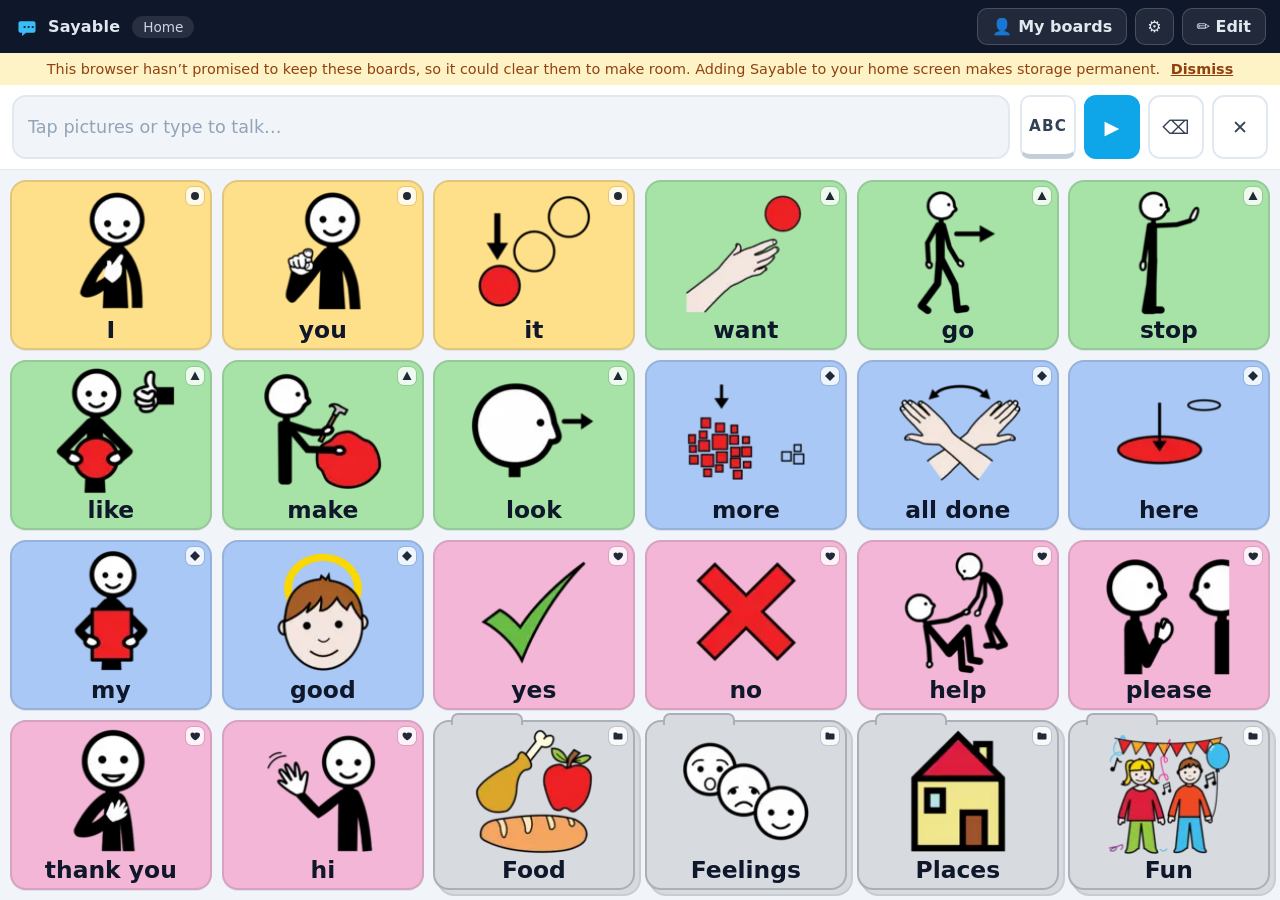
<file: app/index.html>
<!doctype html>
<html lang="en">
  <head>
    <meta charset="UTF-8" />
    <meta
      name="viewport"
      content="width=device-width, initial-scale=1.0, maximum-scale=1.0, user-scalable=no, viewport-fit=cover"
    />
    <meta name="theme-color" content="#0f172a" />
    <!-- The tile palette is deliberate; block WebView/Chrome "auto dark"
         from algorithmically darkening it (e.g. inside kiosk browsers). -->
    <meta name="color-scheme" content="only light" />
    <meta name="description" content="Sayable — a simple, fast communication board." />

    <!-- Installable web app (PWA) -->
    <meta name="mobile-web-app-capable" content="yes" />
    <meta name="apple-mobile-web-app-capable" content="yes" />
    <meta name="apple-mobile-web-app-status-bar-style" content="black-translucent" />
    <meta name="apple-mobile-web-app-title" content="Sayable" />
    <link rel="icon" href="/app/icon.svg" type="image/svg+xml" />
    <link rel="apple-touch-icon" href="/app/apple-touch-icon.png" />

    <title>Sayable</title>
    <script type="module" crossorigin src="/app/assets/index-CqG7bghq.js"></script>
    <link rel="stylesheet" crossorigin href="/app/assets/index-D0NKtZgF.css">
  <link rel="manifest" href="/app/manifest.webmanifest"></head>
  <body>
    <div id="app"></div>
  </body>
</html>
</file>
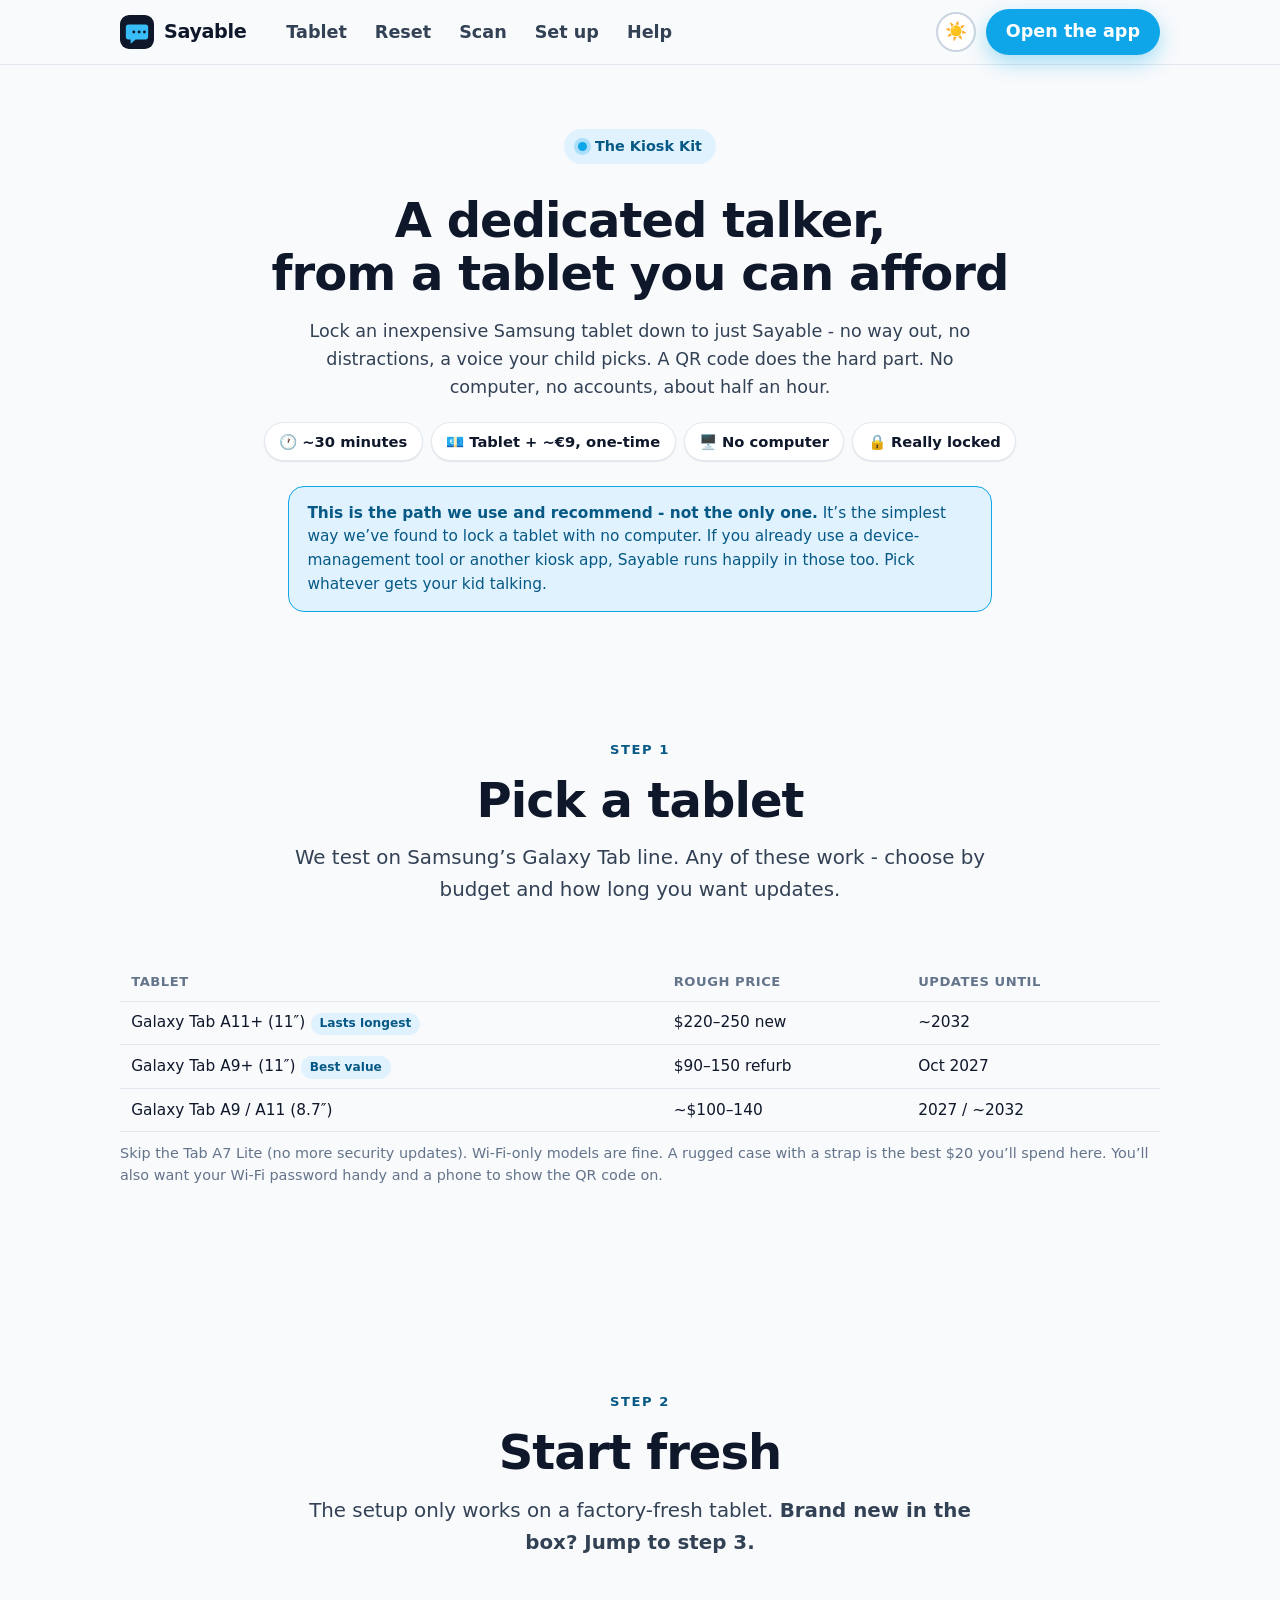
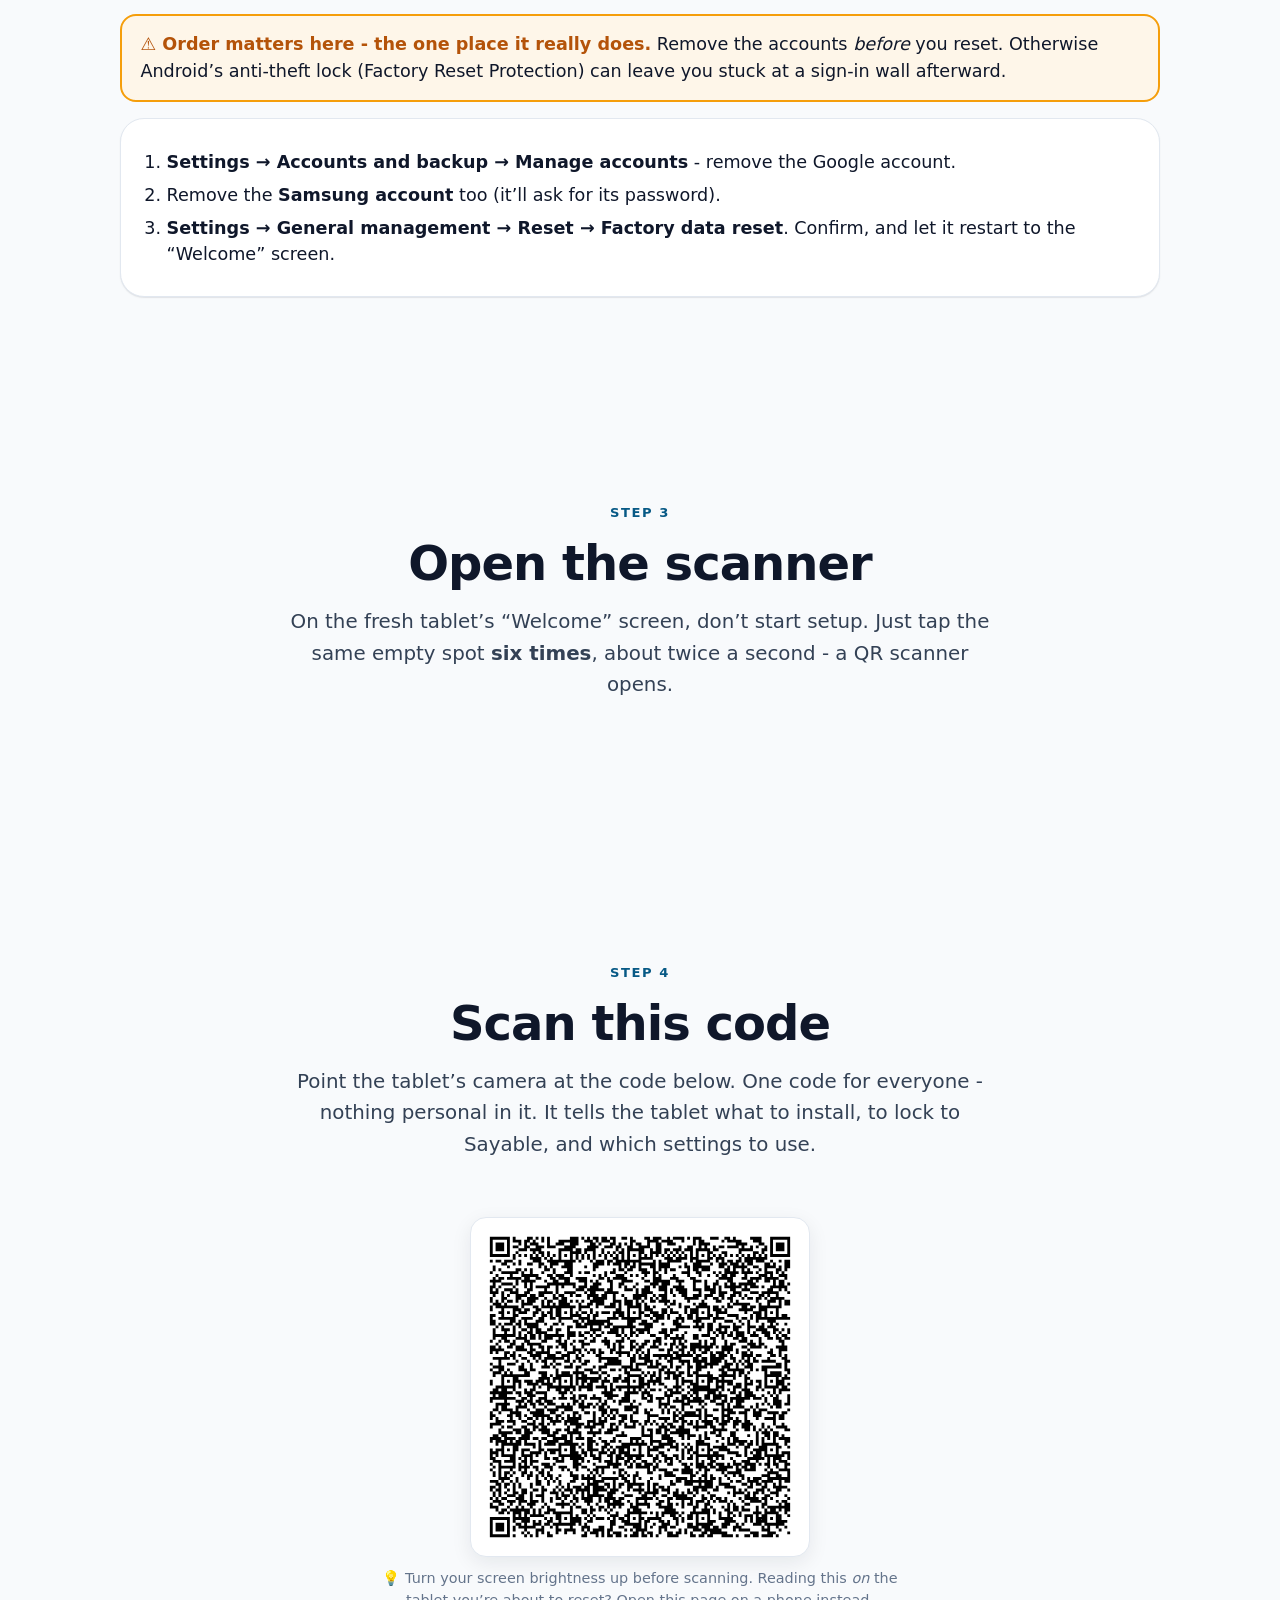
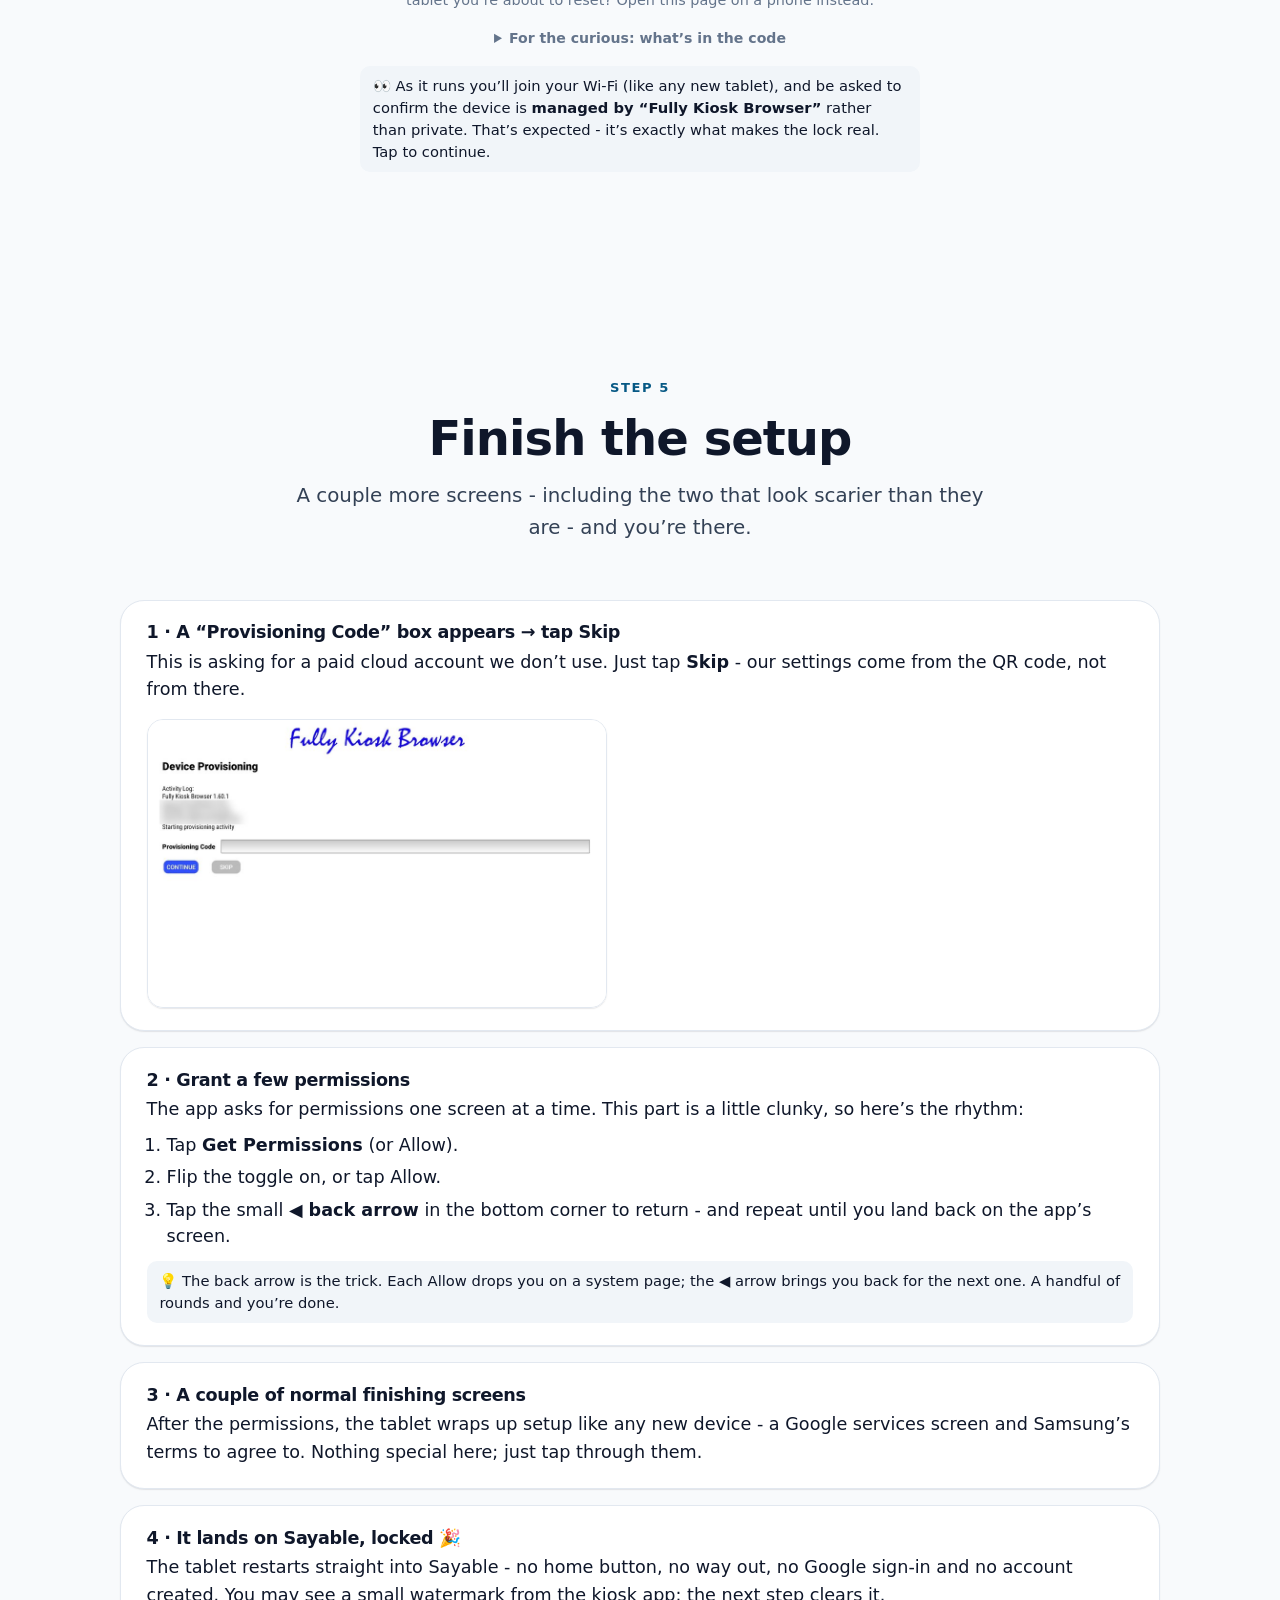
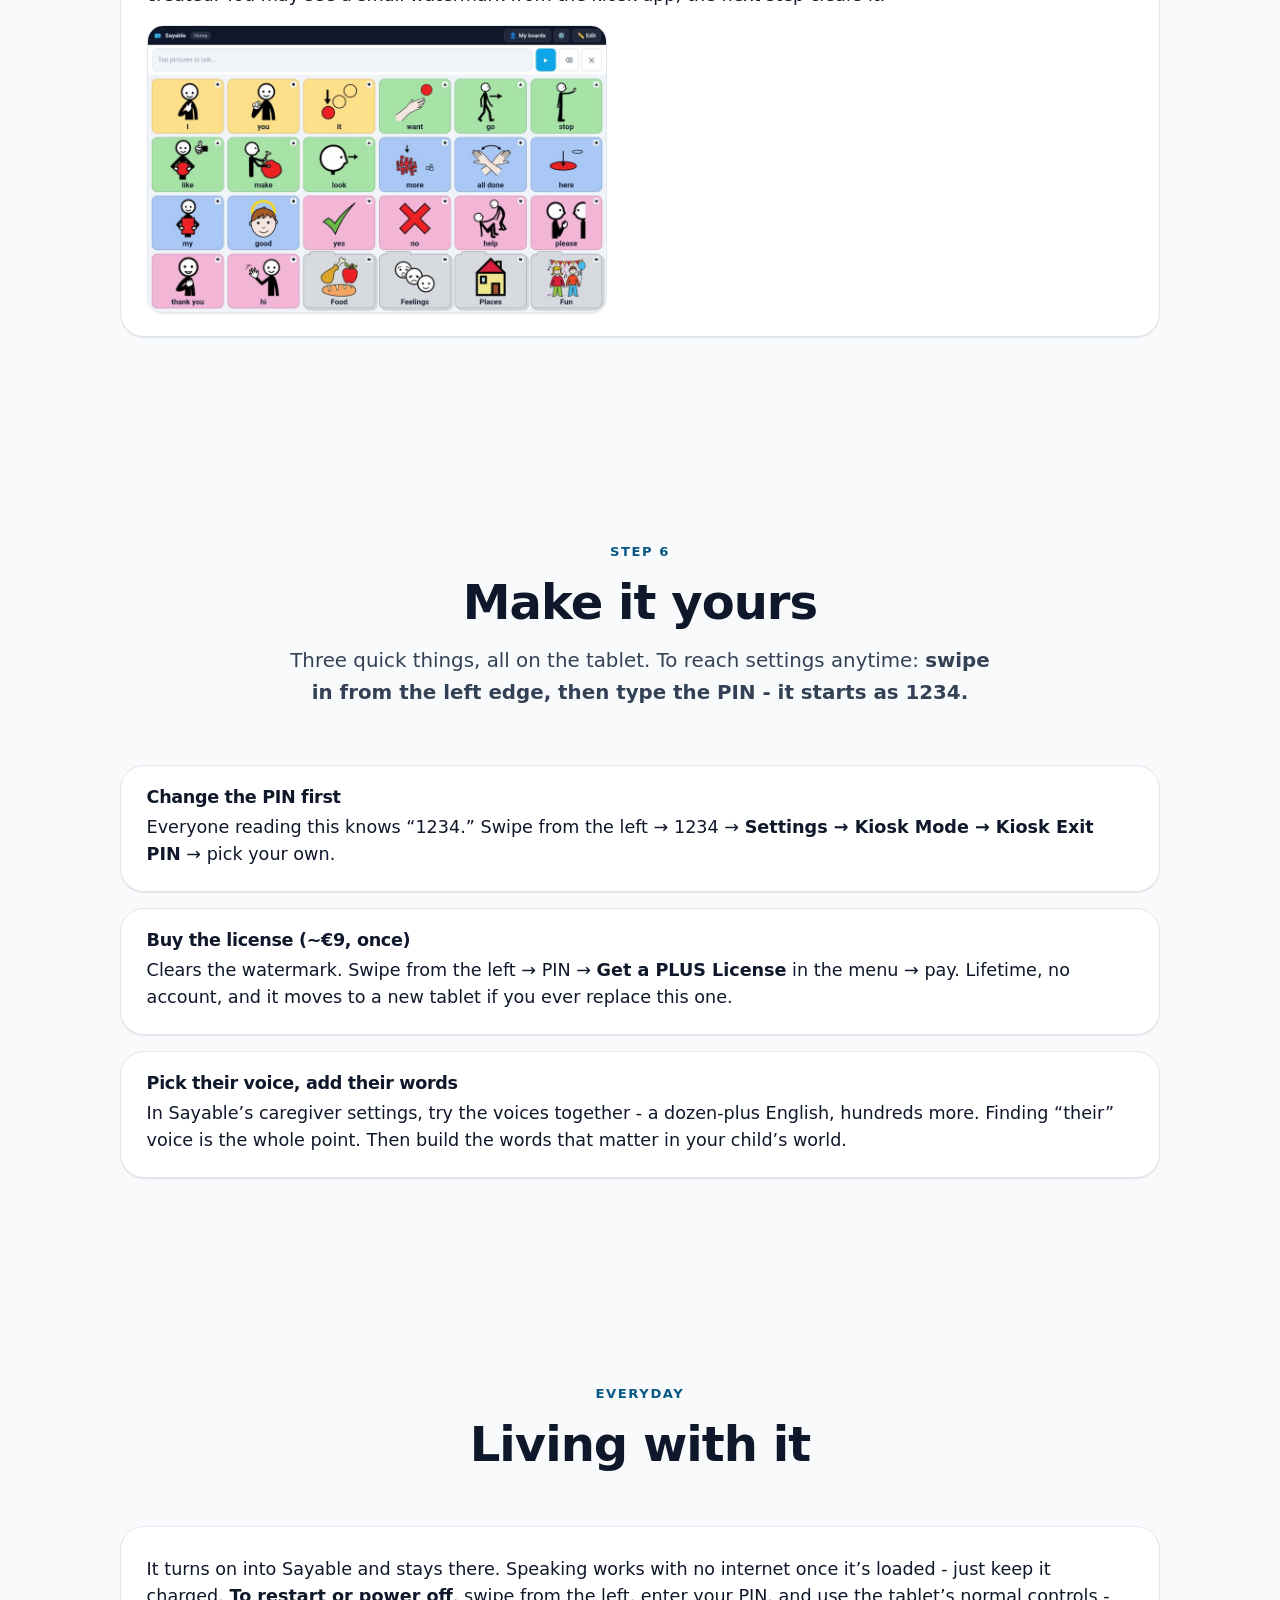
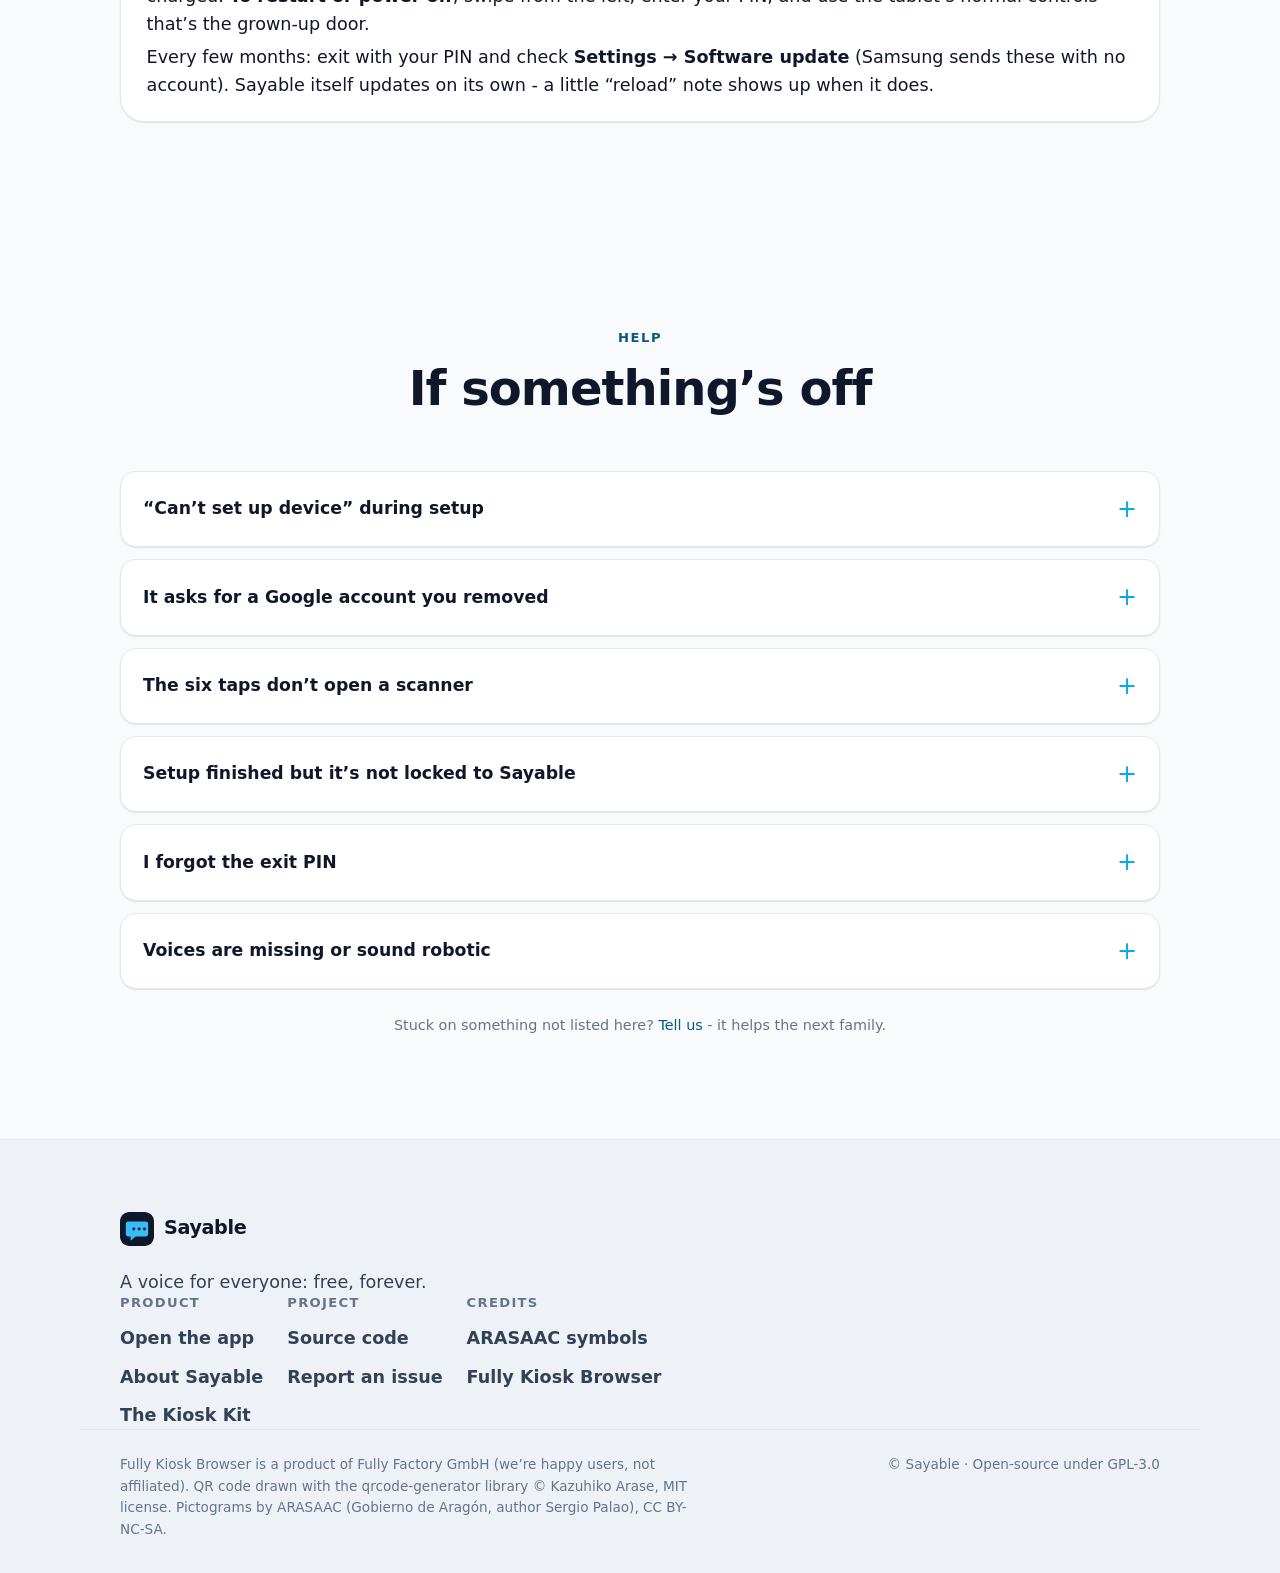
<file: kit/index.html>
<!doctype html>
<html lang="en">
  <head>
    <meta charset="UTF-8" />
    <meta name="viewport" content="width=device-width, initial-scale=1.0, viewport-fit=cover" />

    <title>The Kiosk Kit: a dedicated talker from a cheap tablet · Sayable</title>
    <meta
      name="description"
      content="Turn an affordable Samsung tablet into a locked, dedicated AAC talker running Sayable. No computer, no accounts, about 30 minutes. A QR code does the hard part."
    />
    <link rel="canonical" href="https://sayable.systems/kit/" />

    <link rel="icon" href="../assets/favicon.svg" type="image/svg+xml" />
    <link rel="apple-touch-icon" href="../assets/apple-touch-icon.png" />

    <meta name="theme-color" content="#f8fafc" media="(prefers-color-scheme: light)" />
    <meta name="theme-color" content="#0f172a" media="(prefers-color-scheme: dark)" />

    <meta property="og:type" content="website" />
    <meta property="og:site_name" content="Sayable" />
    <meta property="og:title" content="The Sayable Kiosk Kit: a locked AAC talker from a $100 tablet" />
    <meta
      property="og:description"
      content="A free guide + QR code that turns an affordable Samsung tablet into a dedicated, locked-down talker. No computer needed."
    />
    <meta property="og:url" content="https://sayable.systems/kit/" />
    <meta property="og:image" content="https://sayable.systems/assets/og.png" />

    <script>
      (function () {
        try {
          var t = localStorage.getItem("sayable-theme");
          if (t === "dark" || t === "light") document.documentElement.setAttribute("data-theme", t);
        } catch (e) {}
      })();
    </script>

    <link rel="stylesheet" href="../styles.css" />
    <style>
      /* Kit-page extras, built on the site's design tokens. */
      .kit-hero {
        padding: 4rem 0 1.5rem;
        text-align: center;
      }
      .kit-hero h1 {
        font-size: clamp(2rem, 5vw, 3rem);
        line-height: 1.12;
        margin: 0.6rem 0 1rem;
        letter-spacing: -0.02em;
      }
      .kit-hero .lead {
        max-width: 42rem;
        margin: 0 auto;
        color: var(--ink-2);
        font-size: 1.1rem;
      }
      .kit-facts {
        display: flex;
        flex-wrap: wrap;
        gap: 0.5rem;
        justify-content: center;
        margin: 1.3rem 0 0;
        padding: 0;
        list-style: none;
      }
      .kit-facts li {
        background: var(--panel);
        border: 1px solid var(--line);
        border-radius: 999px;
        padding: 0.4rem 0.9rem;
        font-weight: 600;
        font-size: 0.92rem;
        box-shadow: var(--shadow-sm);
      }
      /* A calm info callout (distinct from the amber warning). */
      .note-card {
        max-width: 44rem;
        margin: 1.6rem auto 0;
        border: 1px solid var(--accent);
        background: var(--accent-wash);
        color: var(--accent-ink);
        border-radius: var(--radius);
        padding: 0.9rem 1.15rem;
        font-size: 0.96rem;
        line-height: 1.55;
        text-align: left;
      }
      .step-card {
        background: var(--panel);
        border: 1px solid var(--line);
        border-radius: var(--radius-lg);
        padding: 1.4rem 1.6rem;
        box-shadow: var(--shadow-sm);
        margin-top: 1rem;
      }
      .step-card h3 {
        margin: 0 0 0.4rem;
        font-size: 1.1rem;
      }
      .step-card p {
        margin: 0.4rem 0 0;
        line-height: 1.55;
      }
      .step-card ol,
      .step-card ul {
        margin: 0.5rem 0 0;
        padding-left: 1.25rem;
      }
      .step-card li {
        margin: 0.4rem 0;
        line-height: 1.5;
      }
      .inline-tip {
        margin-top: 0.7rem;
        padding: 0.55rem 0.8rem;
        background: var(--panel-2);
        border-radius: var(--radius-sm);
        font-size: 0.92rem;
        line-height: 1.5;
      }
      .warn-card {
        border: 2px solid #f59e0b;
        background: color-mix(in srgb, #f59e0b 9%, var(--panel));
        border-radius: var(--radius);
        padding: 0.9rem 1.15rem;
        margin-top: 1rem;
        line-height: 1.55;
      }
      .warn-card strong {
        color: #b45309;
      }
      /* Screenshot slots - drop an <img> in, or leave the placeholder. */
      .shot {
        margin: 1rem 0 0;
      }
      .shot img {
        display: block;
        width: 100%;
        max-width: 460px;
        border-radius: var(--radius);
        border: 1px solid var(--line);
        box-shadow: var(--shadow-sm);
      }
      .shot figcaption {
        margin-top: 0.4rem;
        font-size: 0.84rem;
        color: var(--ink-3);
      }
      .shot-ph {
        display: grid;
        place-items: center;
        max-width: 460px;
        min-height: 150px;
        padding: 1rem;
        text-align: center;
        border: 2px dashed var(--line-strong);
        border-radius: var(--radius);
        background: var(--panel-2);
        color: var(--ink-3);
        font-size: 0.9rem;
      }
      .qr-stage {
        max-width: 560px;
        margin: 1.2rem auto 0;
        text-align: center;
      }
      .qr-box {
        background: #fff;
        border: 1px solid var(--line);
        border-radius: var(--radius);
        padding: 1rem;
        box-shadow: var(--shadow);
        max-width: 340px;
        margin: 0 auto;
      }
      .qr-box svg {
        display: block;
        width: 100%;
        height: auto;
      }
      .qr-note {
        font-size: 0.9rem;
        color: var(--ink-3);
        margin-top: 0.7rem;
        line-height: 1.5;
      }
      .payload-details {
        margin-top: 1rem;
        font-size: 0.88rem;
        text-align: left;
      }
      .payload-details summary {
        cursor: pointer;
        font-weight: 700;
        text-align: center;
        color: var(--ink-3);
      }
      .payload-details pre {
        background: var(--panel-2);
        border: 1px solid var(--line);
        border-radius: var(--radius-sm);
        padding: 0.9rem;
        overflow-x: auto;
        font-size: 0.76rem;
        line-height: 1.45;
      }
      .shop-table {
        width: 100%;
        border-collapse: collapse;
        margin-top: 0.8rem;
        font-size: 0.96rem;
      }
      .shop-table th,
      .shop-table td {
        text-align: left;
        padding: 0.55rem 0.7rem;
        border-bottom: 1px solid var(--line);
        vertical-align: top;
      }
      .shop-table th {
        font-size: 0.82rem;
        text-transform: uppercase;
        letter-spacing: 0.04em;
        color: var(--ink-3);
      }
      .tag-pick {
        display: inline-block;
        background: var(--accent-wash);
        color: var(--accent-ink);
        border-radius: 999px;
        font-size: 0.76rem;
        font-weight: 800;
        padding: 0.1rem 0.55rem;
        margin-left: 0.35rem;
      }
    </style>
  </head>
  <body>
    <a class="skip-link" href="#main">Skip to content</a>

    <header class="site-header" id="top">
      <div class="wrap header-inner">
        <a class="brand" href="../" aria-label="Sayable, home">
          <svg class="brand-mark" viewBox="0 0 512 512" aria-hidden="true" focusable="false">
            <rect width="512" height="512" rx="112" fill="#0f172a" />
            <path
              d="M128 144h256a40 40 0 0 1 40 40v144a40 40 0 0 1-40 40H236l-76 64v-64h-32a40 40 0 0 1-40-40V184a40 40 0 0 1 40-40z"
              fill="#38bdf8"
            />
            <circle class="dot dot1" cx="208" cy="256" r="22" fill="#0f172a" />
            <circle class="dot dot2" cx="288" cy="256" r="22" fill="#0f172a" />
            <circle class="dot dot3" cx="368" cy="256" r="22" fill="#0f172a" />
          </svg>
          <span class="brand-word">Sayable</span>
        </a>

        <nav class="site-nav" aria-label="Primary">
          <a href="#need">Tablet</a>
          <a href="#reset">Reset</a>
          <a href="#open">Scan</a>
          <a href="#setup">Set up</a>
          <a href="#help">Help</a>
        </nav>

        <div class="header-actions">
          <button
            type="button"
            class="theme-toggle"
            id="theme-toggle"
            aria-label="Switch to dark theme"
            title="Toggle light / dark"
          >
            <span class="theme-toggle-icon" aria-hidden="true">☀️</span>
          </button>
          <a class="btn btn-primary" href="../app/">Open the app</a>
        </div>
      </div>
    </header>

    <main id="main">
      <!-- ===================== Hero ===================== -->
      <section class="kit-hero">
        <div class="wrap">
          <p class="eyebrow"><span class="eyebrow-dot"></span> The Kiosk Kit</p>
          <h1>A dedicated talker,<br />from a tablet you can afford</h1>
          <p class="lead">
            Lock an inexpensive Samsung tablet down to just Sayable - no way out, no distractions, a voice
            your child picks. A QR code does the hard part. No computer, no accounts, about half an hour.
          </p>
          <ul class="kit-facts" aria-label="Quick facts">
            <li>🕐 ~30 minutes</li>
            <li>💶 Tablet + ~€9, one-time</li>
            <li>🖥️ No computer</li>
            <li>🔒 Really locked</li>
          </ul>

          <div class="note-card">
            <strong>This is the path we use and recommend - not the only one.</strong> It’s the simplest
            way we’ve found to lock a tablet with no computer. If you already use a device-management tool
            or another kiosk app, Sayable runs happily in those too. Pick whatever gets your kid talking.
          </div>
        </div>
      </section>

      <!-- ===================== Tablet ===================== -->
      <section class="section" id="need" aria-labelledby="need-h">
        <div class="wrap">
          <div class="section-head center">
            <p class="kicker">Step 1</p>
            <h2 id="need-h">Pick a tablet</h2>
            <p class="section-lead">
              We test on Samsung’s Galaxy Tab line. Any of these work - choose by budget and how long you
              want updates.
            </p>
          </div>

          <table class="shop-table">
            <thead>
              <tr>
                <th>Tablet</th>
                <th>Rough price</th>
                <th>Updates until</th>
              </tr>
            </thead>
            <tbody>
              <tr>
                <td>Galaxy Tab A11+ (11″)<span class="tag-pick">Lasts longest</span></td>
                <td>$220–250 new</td>
                <td>~2032</td>
              </tr>
              <tr>
                <td>Galaxy Tab A9+ (11″)<span class="tag-pick">Best value</span></td>
                <td>$90–150 refurb</td>
                <td>Oct 2027</td>
              </tr>
              <tr>
                <td>Galaxy Tab A9 / A11 (8.7″)</td>
                <td>~$100–140</td>
                <td>2027 / ~2032</td>
              </tr>
            </tbody>
          </table>
          <p class="qr-note">
            Skip the Tab A7 Lite (no more security updates). Wi-Fi-only models are fine. A rugged case with
            a strap is the best $20 you’ll spend here. You’ll also want your Wi-Fi password handy and a
            phone to show the QR code on.
          </p>
        </div>
      </section>

      <!-- ===================== Reset ===================== -->
      <section class="section" id="reset" aria-labelledby="reset-h">
        <div class="wrap">
          <div class="section-head center">
            <p class="kicker">Step 2</p>
            <h2 id="reset-h">Start fresh</h2>
            <p class="section-lead">
              The setup only works on a factory-fresh tablet. <strong>Brand new in the box? Jump to step
              3.</strong>
            </p>
          </div>

          <div class="warn-card">
            <strong>⚠️ Order matters here - the one place it really does.</strong> Remove the accounts
            <em>before</em> you reset. Otherwise Android’s anti-theft lock (Factory Reset Protection) can
            leave you stuck at a sign-in wall afterward.
          </div>

          <div class="step-card">
            <ol>
              <li><strong>Settings → Accounts and backup → Manage accounts</strong> - remove the Google account.</li>
              <li>Remove the <strong>Samsung account</strong> too (it’ll ask for its password).</li>
              <li><strong>Settings → General management → Reset → Factory data reset</strong>. Confirm, and let it restart to the “Welcome” screen.</li>
            </ol>
          </div>
        </div>
      </section>

      <!-- ===================== Open the scanner ===================== -->
      <section class="section" id="open" aria-labelledby="open-h">
        <div class="wrap">
          <div class="section-head center">
            <p class="kicker">Step 3</p>
            <h2 id="open-h">Open the scanner</h2>
            <p class="section-lead">
              On the fresh tablet’s “Welcome” screen, don’t start setup. Just tap the same empty spot
              <strong>six times</strong>, about twice a second - a QR scanner opens.
            </p>
          </div>
        </div>
      </section>

      <!-- ===================== QR ===================== -->
      <section class="section" id="qr" aria-labelledby="qr-h">
        <div class="wrap">
          <div class="section-head center">
            <p class="kicker">Step 4</p>
            <h2 id="qr-h">Scan this code</h2>
            <p class="section-lead">
              Point the tablet’s camera at the code below. One code for everyone - nothing personal in it.
              It tells the tablet what to install, to lock to Sayable, and which settings to use.
            </p>
          </div>

          <div class="qr-stage">
            <div class="qr-box" id="qr-out" aria-live="polite"></div>
            <p class="qr-note">
              💡 Turn your screen brightness up before scanning. Reading this <em>on</em> the tablet you’re
              about to reset? Open this page on a phone instead.
            </p>
            <details class="payload-details">
              <summary>For the curious: what’s in the code</summary>
              <pre id="payload-json"></pre>
            </details>
          </div>

          <div class="inline-tip" style="max-width: 560px; margin: 1rem auto 0">
            👀 As it runs you’ll join your Wi-Fi (like any new tablet), and be asked to confirm the device
            is <strong>managed by “Fully Kiosk Browser”</strong> rather than private. That’s expected - it’s
            exactly what makes the lock real. Tap to continue.
          </div>
        </div>
      </section>

      <!-- ===================== Finish setup ===================== -->
      <section class="section" id="setup" aria-labelledby="setup-h">
        <div class="wrap">
          <div class="section-head center">
            <p class="kicker">Step 5</p>
            <h2 id="setup-h">Finish the setup</h2>
            <p class="section-lead">
              A couple more screens - including the two that look scarier than they are - and you’re there.
            </p>
          </div>

          <div class="step-card">
            <h3>1 · A “Provisioning Code” box appears → tap Skip</h3>
            <p>
              This is asking for a paid cloud account we don’t use. Just tap <strong>Skip</strong> - our
              settings come from the QR code, not from there.
            </p>
            <figure class="shot">
              <img src="shots/provisioning-code.jpg" alt="The Fully Kiosk Browser Provisioning Code screen, with a Skip button" />
            </figure>
          </div>

          <div class="step-card">
            <h3>2 · Grant a few permissions</h3>
            <p>
              The app asks for permissions one screen at a time. This part is a little clunky, so here’s the
              rhythm:
            </p>
            <ol>
              <li>Tap <strong>Get Permissions</strong> (or Allow).</li>
              <li>Flip the toggle on, or tap Allow.</li>
              <li>
                Tap the small <strong>◀ back arrow</strong> in the bottom corner to return - and repeat
                until you land back on the app’s screen.
              </li>
            </ol>
            <div class="inline-tip">
              💡 The back arrow is the trick. Each Allow drops you on a system page; the ◀ arrow brings you
              back for the next one. A handful of rounds and you’re done.
            </div>
          </div>

          <div class="step-card">
            <h3>3 · A couple of normal finishing screens</h3>
            <p>
              After the permissions, the tablet wraps up setup like any new device - a Google services
              screen and Samsung’s terms to agree to. Nothing special here; just tap through them.
            </p>
          </div>

          <div class="step-card">
            <h3>4 · It lands on Sayable, locked 🎉</h3>
            <p>
              The tablet restarts straight into Sayable - no home button, no way out, no Google sign-in and
              no account created. You may see a small watermark from the kiosk app; the next step clears it.
            </p>
            <figure class="shot">
              <img src="shots/locked-sayable.jpg" alt="Sayable running full-screen and locked, showing the starter word board" />
            </figure>
          </div>
        </div>
      </section>

      <!-- ===================== Make it yours ===================== -->
      <section class="section" id="finish" aria-labelledby="finish-h">
        <div class="wrap">
          <div class="section-head center">
            <p class="kicker">Step 6</p>
            <h2 id="finish-h">Make it yours</h2>
            <p class="section-lead">
              Three quick things, all on the tablet. To reach settings anytime:
              <strong>swipe in from the left edge, then type the PIN - it starts as 1234.</strong>
            </p>
          </div>

          <div class="step-card">
            <h3>Change the PIN first</h3>
            <p>
              Everyone reading this knows “1234.” Swipe from the left → 1234 → <strong>Settings → Kiosk
              Mode → Kiosk Exit PIN</strong> → pick your own.
            </p>
          </div>
          <div class="step-card">
            <h3>Buy the license (~€9, once)</h3>
            <p>
              Clears the watermark. Swipe from the left → PIN → <strong>Get a PLUS License</strong> in the
              menu → pay. Lifetime, no account, and it moves to a new tablet if you ever replace this one.
            </p>
          </div>
          <div class="step-card">
            <h3>Pick their voice, add their words</h3>
            <p>
              In Sayable’s caregiver settings, try the voices together - a dozen-plus English, hundreds more.
              Finding “their” voice is the whole point. Then build the words that matter in your child’s world.
            </p>
          </div>
        </div>
      </section>

      <!-- ===================== Everyday ===================== -->
      <section class="section" id="care" aria-labelledby="care-h">
        <div class="wrap">
          <div class="section-head center">
            <p class="kicker">Everyday</p>
            <h2 id="care-h">Living with it</h2>
          </div>
          <div class="step-card">
            <p>
              It turns on into Sayable and stays there. Speaking works with no internet once it’s loaded -
              just keep it charged. <strong>To restart or power off</strong>, swipe from the left, enter your
              PIN, and use the tablet’s normal controls - that’s the grown-up door.
            </p>
            <p>
              Every few months: exit with your PIN and check <strong>Settings → Software update</strong>
              (Samsung sends these with no account). Sayable itself updates on its own - a little “reload”
              note shows up when it does.
            </p>
          </div>
        </div>
      </section>

      <!-- ===================== Help ===================== -->
      <section class="section faq-section" id="help" aria-labelledby="help-h">
        <div class="wrap">
          <div class="section-head center">
            <p class="kicker">Help</p>
            <h2 id="help-h">If something’s off</h2>
          </div>

          <div class="faq-list">
            <details class="faq-item">
              <summary>“Can’t set up device” during setup</summary>
              <p>
                Usually shaky Wi-Fi mid-download. Let the tablet reset itself and start again from the six
                taps - nothing’s broken, and this step is always safe to repeat.
              </p>
            </details>
            <details class="faq-item">
              <summary>It asks for a Google account you removed</summary>
              <p>
                That’s the anti-theft lock - the account wasn’t removed before the reset. Sign in with that
                Google account once to clear it, then redo step 2 in order: remove accounts first, then reset.
              </p>
            </details>
            <details class="faq-item">
              <summary>The six taps don’t open a scanner</summary>
              <p>
                Be on the very first screen (language pick) and tap the same spot six times, about twice a
                second. Very old tablets need Wi-Fi first - connect, then try again.
              </p>
            </details>
            <details class="faq-item">
              <summary>Setup finished but it’s not locked to Sayable</summary>
              <p>
                Something hiccupped mid-setup. The clean fix is to run the whole thing again: factory reset
                and re-scan the QR code. It only takes a few minutes, and your license stays attached to the
                tablet.
              </p>
            </details>
            <details class="faq-item">
              <summary>I forgot the exit PIN</summary>
              <p>
                It’s not recoverable - that’s the point of it. Factory reset and run the kit again (no
                accounts to remove this time; the setup never made any). Your license re-attaches, and if you
                exported a backup in Sayable’s settings, your boards come right back.
              </p>
            </details>
            <details class="faq-item">
              <summary>Voices are missing or sound robotic</summary>
              <p>
                Exit with your PIN → <strong>Settings → General management → Text-to-speech → Google</strong>
                → install the voice data, then restart. No account needed.
              </p>
            </details>
          </div>

          <p class="qr-note" style="text-align: center; margin-top: 1.6rem">
            Stuck on something not listed here?
            <a href="https://github.com/Fishy49/sayable-systems/issues">Tell us</a> - it helps the next family.
          </p>
        </div>
      </section>
    </main>

    <!-- ===================== Footer ===================== -->
    <footer class="site-footer">
      <div class="wrap footer-grid">
        <div class="footer-brand">
          <a class="brand" href="../" aria-label="Sayable, home">
            <svg class="brand-mark" viewBox="0 0 512 512" aria-hidden="true" focusable="false">
              <rect width="512" height="512" rx="112" fill="#0f172a" />
              <path
                d="M128 144h256a40 40 0 0 1 40 40v144a40 40 0 0 1-40 40H236l-76 64v-64h-32a40 40 0 0 1-40-40V184a40 40 0 0 1 40-40z"
                fill="#38bdf8"
              />
              <circle cx="208" cy="256" r="22" fill="#0f172a" />
              <circle cx="288" cy="256" r="22" fill="#0f172a" />
              <circle cx="368" cy="256" r="22" fill="#0f172a" />
            </svg>
            <span class="brand-word">Sayable</span>
          </a>
          <p class="footer-tag">A voice for everyone: free, forever.</p>
        </div>

        <nav class="footer-links" aria-label="Footer">
          <div class="footer-col">
            <h3>Product</h3>
            <a href="../app/">Open the app</a>
            <a href="../">About Sayable</a>
            <a href="./">The Kiosk Kit</a>
          </div>
          <div class="footer-col">
            <h3>Project</h3>
            <a href="https://github.com/Fishy49/sayable-systems">Source code</a>
            <a href="https://github.com/Fishy49/sayable-systems/issues">Report an issue</a>
          </div>
          <div class="footer-col">
            <h3>Credits</h3>
            <a href="https://arasaac.org">ARASAAC symbols</a>
            <a href="https://www.fully-kiosk.com">Fully Kiosk Browser</a>
          </div>
        </nav>
      </div>

      <div class="wrap footer-fine">
        <p>
          Fully Kiosk Browser is a product of Fully Factory GmbH (we’re happy users, not affiliated). QR
          code drawn with the qrcode-generator library © Kazuhiko Arase, MIT license. Pictograms by ARASAAC
          (Gobierno de Aragón, author Sergio Palao), CC BY-NC-SA.
        </p>
        <p>© Sayable · Open-source under GPL-3.0</p>
      </div>
    </footer>

    <script src="./qrcode.js" defer></script>
    <script src="./kit.js" defer></script>
    <script src="../app.js" defer></script>
  </body>
</html>
</file>
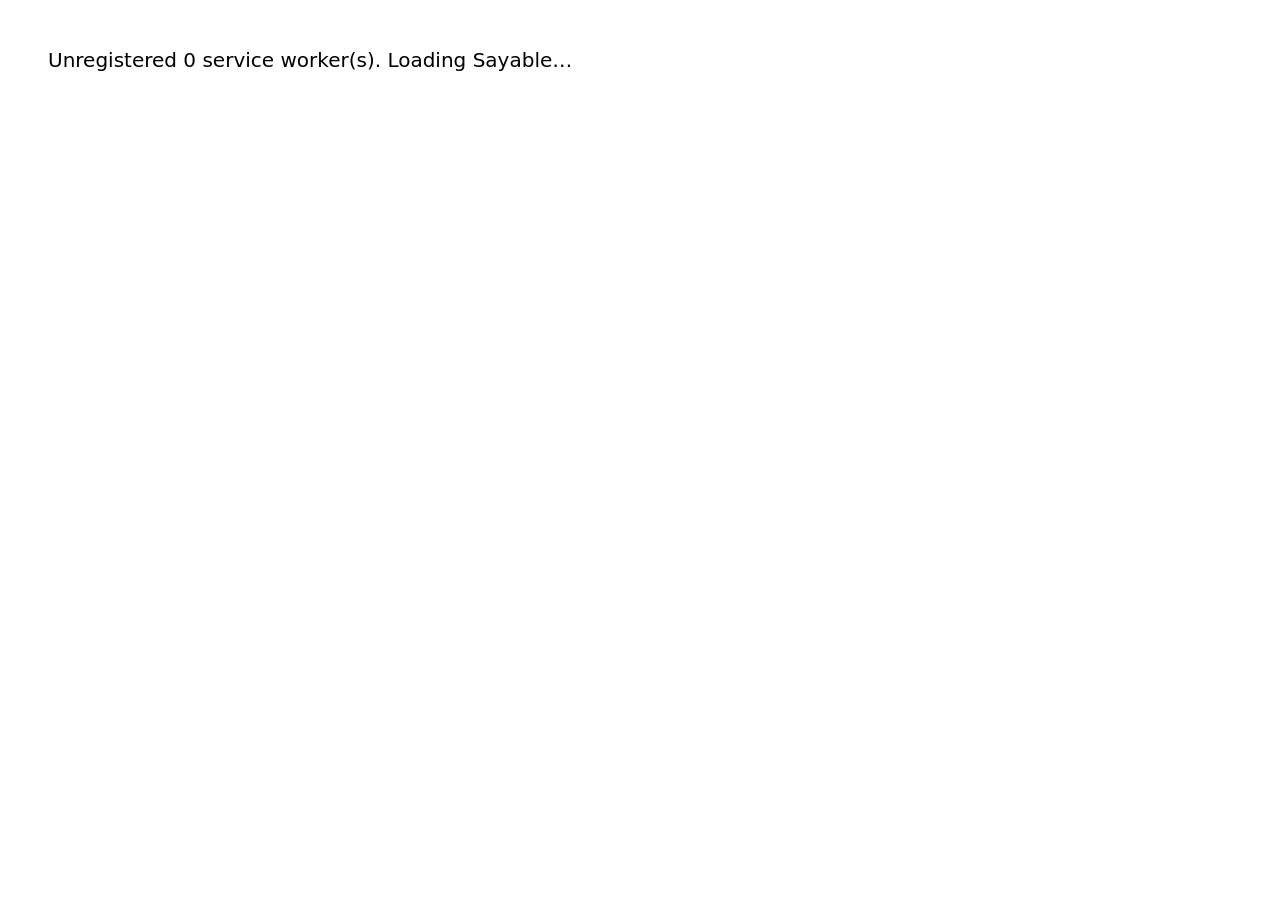
<file: fix-sw.html>
<!doctype html>
<meta charset="utf-8">
<title>Sayable service worker repair</title>
<body style="font:20px system-ui;padding:2em">
Repairing…
<script>
(async () => {
  let n = 0;
  try {
    const rs = await navigator.serviceWorker.getRegistrations();
    n = rs.length;
    for (const r of rs) await r.unregister();
  } catch (e) { document.body.textContent = 'Error: ' + e; return; }
  document.body.textContent = 'Unregistered ' + n + ' service worker(s). Loading Sayable…';
  setTimeout(() => location.replace('/app/'), 1200);
})();
</script>
</file>
<file: styles.css>
/* =========================================================================
   Sayable marketing site styles
   Zero dependencies, zero third-party requests. Light + dark. A11y-first.
   ========================================================================= */

:root {
  /* Brand ink + surfaces (light) */
  --ink: #0f172a;
  --ink-2: #334155;
  --ink-3: #64748b;
  --surface: #f8fafc;
  --surface-2: #eef2f7;
  --panel: #ffffff;
  --panel-2: #f1f5f9;
  --line: #e2e8f0;
  --line-strong: #cbd5e1;

  /* Accent */
  --accent: #0ea5e9;
  --accent-2: #38bdf8;
  --accent-ink: #075985;
  --accent-wash: #e0f2fe;

  /* Vocabulary palette (from the app): the site's "joy" colors */
  --cat-people: #ffe08a; /* yellow  · circle   */
  --cat-action: #a7e3a7; /* green   · triangle */
  --cat-describe: #a9c8f5; /* blue  · diamond  */
  --cat-thing: #ffc9a3; /* orange  · square   */
  --cat-social: #f3b6d6; /* pink    · heart    */
  --cat-folder: #d7dbe0; /* grey    · folder   */

  /* Shape geometry */
  --radius-sm: 10px;
  --radius: 16px;
  --radius-lg: 24px;
  --radius-xl: 34px;

  --shadow-sm: 0 1px 2px rgba(15, 23, 42, 0.06), 0 1px 0 rgba(15, 23, 42, 0.04);
  --shadow: 0 6px 20px rgba(15, 23, 42, 0.08);
  --shadow-lg: 0 24px 60px rgba(15, 23, 42, 0.16);
  --shadow-tile: 0 2px 0 rgba(15, 23, 42, 0.1);

  --maxw: 1120px;

  --font: ui-rounded, "SF Pro Rounded", "Segoe UI", system-ui, -apple-system, Roboto,
    Helvetica, Arial, sans-serif;

  color-scheme: light;
}

/* Dark theme, via OS preference (unless user forced light) or explicit toggle */
@media (prefers-color-scheme: dark) {
  :root:not([data-theme="light"]) {
    --ink: #e8eef7;
    --ink-2: #b7c2d3;
    --ink-3: #8595ab;
    --surface: #0b1120;
    --surface-2: #0f172a;
    --panel: #172033;
    --panel-2: #1e293b;
    --line: #2a3650;
    --line-strong: #3a4a68;
    --accent-wash: #0b2b3f;
    --shadow-sm: 0 1px 2px rgba(0, 0, 0, 0.3);
    --shadow: 0 10px 26px rgba(0, 0, 0, 0.4);
    --shadow-lg: 0 28px 70px rgba(0, 0, 0, 0.55);
    --shadow-tile: 0 2px 0 rgba(0, 0, 0, 0.4);
    color-scheme: dark;
  }
}

:root[data-theme="dark"] {
  --ink: #e8eef7;
  --ink-2: #b7c2d3;
  --ink-3: #8595ab;
  --surface: #0b1120;
  --surface-2: #0f172a;
  --panel: #172033;
  --panel-2: #1e293b;
  --line: #2a3650;
  --line-strong: #3a4a68;
  --accent-wash: #0b2b3f;
  --accent-ink: #7dd3fc; /* brighten accent text for contrast on dark */
  --shadow-sm: 0 1px 2px rgba(0, 0, 0, 0.3);
  --shadow: 0 10px 26px rgba(0, 0, 0, 0.4);
  --shadow-lg: 0 28px 70px rgba(0, 0, 0, 0.55);
  --shadow-tile: 0 2px 0 rgba(0, 0, 0, 0.4);
  color-scheme: dark;
}

/* ---------- reset-ish ---------- */
*,
*::before,
*::after {
  box-sizing: border-box;
}

html {
  scroll-behavior: smooth;
  scroll-padding-top: 84px;
  -webkit-text-size-adjust: 100%;
  text-size-adjust: 100%;
}

body {
  margin: 0;
  font-family: var(--font);
  background: var(--surface);
  color: var(--ink);
  line-height: 1.6;
  font-size: clamp(1rem, 0.96rem + 0.2vw, 1.1rem);
  -webkit-font-smoothing: antialiased;
  text-rendering: optimizeLegibility;
  overflow-x: hidden;
}

img {
  max-width: 100%;
  display: block;
}

h1,
h2,
h3 {
  line-height: 1.1;
  letter-spacing: -0.02em;
  margin: 0;
  font-weight: 800;
}

p {
  margin: 0;
}

a {
  color: var(--accent-ink);
  text-decoration: none;
}
a:hover {
  text-decoration: underline;
}

:focus-visible {
  outline: 3px solid var(--accent);
  outline-offset: 2px;
  border-radius: 6px;
}

.wrap {
  width: 100%;
  max-width: var(--maxw);
  margin-inline: auto;
  padding-inline: clamp(18px, 5vw, 40px);
}
.wrap.narrow {
  max-width: 760px;
}
.center {
  text-align: center;
}

.skip-link {
  position: absolute;
  left: 12px;
  top: -60px;
  z-index: 200;
  background: var(--accent);
  color: #fff;
  padding: 10px 16px;
  border-radius: 10px;
  font-weight: 700;
  transition: top 0.15s ease;
}
.skip-link:focus {
  top: 12px;
  text-decoration: none;
}

/* =========================================================================
   Buttons
   ========================================================================= */
.btn {
  --btn-bg: var(--panel);
  --btn-fg: var(--ink);
  display: inline-flex;
  align-items: center;
  justify-content: center;
  gap: 8px;
  font: inherit;
  font-weight: 700;
  line-height: 1;
  padding: 12px 18px;
  border-radius: 999px;
  border: 2px solid transparent;
  background: var(--btn-bg);
  color: var(--btn-fg);
  cursor: pointer;
  text-decoration: none;
  transition: transform 0.08s ease, box-shadow 0.15s ease, background 0.15s ease,
    border-color 0.15s ease;
  white-space: nowrap;
}
.btn:hover {
  text-decoration: none;
}
.btn:active {
  transform: translateY(1px);
}
.btn-lg {
  padding: 15px 26px;
  font-size: 1.05rem;
}

.btn-primary {
  --btn-bg: var(--accent);
  --btn-fg: #fff;
  box-shadow: 0 8px 20px rgba(14, 165, 233, 0.35);
}
.btn-primary:hover {
  --btn-bg: #0284c7;
  box-shadow: 0 10px 26px rgba(14, 165, 233, 0.45);
}

.btn-ghost {
  --btn-fg: var(--ink);
  background: var(--panel);
  border-color: var(--line-strong);
  box-shadow: var(--shadow-sm);
}
.btn-ghost:hover {
  border-color: var(--accent);
  color: var(--accent-ink);
}

.btn-ghost-light {
  background: rgba(255, 255, 255, 0.12);
  color: #fff;
  border-color: rgba(255, 255, 255, 0.4);
}
.btn-ghost-light:hover {
  background: rgba(255, 255, 255, 0.22);
}

/* =========================================================================
   Header
   ========================================================================= */
.site-header {
  position: sticky;
  top: 0;
  z-index: 100;
  background: color-mix(in srgb, var(--surface) 82%, transparent);
  backdrop-filter: saturate(180%) blur(12px);
  -webkit-backdrop-filter: saturate(180%) blur(12px);
  border-bottom: 1px solid var(--line);
}
.header-inner {
  display: flex;
  align-items: center;
  gap: 16px;
  height: 64px;
}
.brand {
  display: inline-flex;
  align-items: center;
  gap: 10px;
  font-weight: 800;
  font-size: 1.2rem;
  color: var(--ink);
  letter-spacing: -0.02em;
}
.brand:hover {
  text-decoration: none;
}
.brand-mark {
  width: 34px;
  height: 34px;
  border-radius: 9px;
  flex: 0 0 auto;
}
.brand-word {
  color: var(--ink);
}

.site-nav {
  margin-left: 12px;
  display: flex;
  gap: 4px;
}
.site-nav a {
  color: var(--ink-2);
  font-weight: 600;
  padding: 8px 12px;
  border-radius: 999px;
  transition: background 0.15s ease, color 0.15s ease;
}
.site-nav a:hover {
  background: var(--panel-2);
  color: var(--ink);
  text-decoration: none;
}

.header-actions {
  margin-left: auto;
  display: flex;
  align-items: center;
  gap: 10px;
}
.theme-toggle {
  width: 40px;
  height: 40px;
  border-radius: 999px;
  border: 2px solid var(--line-strong);
  background: var(--panel);
  cursor: pointer;
  font-size: 1.1rem;
  line-height: 1;
  display: inline-flex;
  align-items: center;
  justify-content: center;
  transition: border-color 0.15s ease, transform 0.15s ease;
}
.theme-toggle:hover {
  border-color: var(--accent);
}

/* =========================================================================
   Hero
   ========================================================================= */
.hero {
  position: relative;
  padding-top: clamp(40px, 7vw, 84px);
  padding-bottom: clamp(30px, 6vw, 70px);
  background:
    radial-gradient(60% 70% at 12% 0%, rgba(255, 224, 138, 0.35), transparent 60%),
    radial-gradient(55% 65% at 92% 8%, rgba(169, 200, 245, 0.4), transparent 60%),
    radial-gradient(70% 60% at 60% 100%, rgba(243, 182, 214, 0.28), transparent 65%);
}
.hero-grid {
  display: grid;
  grid-template-columns: 1.05fr 0.95fr;
  gap: clamp(24px, 5vw, 56px);
  align-items: center;
}
.hero-copy {
  max-width: 620px;
}

.eyebrow {
  display: inline-flex;
  align-items: center;
  gap: 8px;
  font-weight: 700;
  font-size: 0.9rem;
  color: var(--accent-ink);
  background: var(--accent-wash);
  padding: 6px 14px;
  border-radius: 999px;
  margin-bottom: 20px;
}
.eyebrow-dot {
  width: 9px;
  height: 9px;
  border-radius: 50%;
  background: var(--accent);
  box-shadow: 0 0 0 4px color-mix(in srgb, var(--accent) 25%, transparent);
}

.hero-title {
  font-size: clamp(2.6rem, 1.6rem + 4.4vw, 4.6rem);
  font-weight: 900;
  letter-spacing: -0.035em;
}
.grad {
  background: linear-gradient(100deg, var(--accent) 10%, #22c55e 55%, #ec4899 100%);
  -webkit-background-clip: text;
  background-clip: text;
  color: transparent;
}
.hero-sub {
  margin-top: 22px;
  font-size: clamp(1.08rem, 1rem + 0.4vw, 1.3rem);
  color: var(--ink-2);
  max-width: 34em;
}

.hero-cta {
  margin-top: 30px;
  display: flex;
  flex-wrap: wrap;
  gap: 14px;
}
.hero-cta.center {
  justify-content: center;
}

.trust-row {
  list-style: none;
  margin: 28px 0 0;
  padding: 0;
  display: flex;
  flex-wrap: wrap;
  gap: 10px 20px;
}
.trust-row li {
  display: inline-flex;
  align-items: center;
  gap: 8px;
  font-weight: 700;
  font-size: 0.95rem;
  color: var(--ink-2);
}

/* Hero art: a floating mini board */
.hero-art {
  position: relative;
  display: flex;
  justify-content: center;
  align-items: center;
  min-height: 320px;
}
.blob {
  position: absolute;
  border-radius: 50%;
  filter: blur(10px);
  opacity: 0.55;
  z-index: 0;
}
.blob-a {
  width: 260px;
  height: 260px;
  background: radial-gradient(circle, var(--cat-people), transparent 70%);
  top: -20px;
  right: 10px;
}
.blob-b {
  width: 240px;
  height: 240px;
  background: radial-gradient(circle, var(--cat-describe), transparent 70%);
  bottom: -30px;
  left: 0;
}

.mini-board {
  position: relative;
  z-index: 1;
  width: min(400px, 100%);
  background: var(--panel);
  border: 1px solid var(--line);
  border-radius: var(--radius-lg);
  padding: 14px;
  box-shadow: var(--shadow-lg);
  transform: rotate(-2.5deg);
  animation: floaty 7s ease-in-out infinite;
}
@keyframes floaty {
  0%,
  100% {
    transform: rotate(-2.5deg) translateY(0);
  }
  50% {
    transform: rotate(-2.5deg) translateY(-10px);
  }
}
.mini-bar {
  display: flex;
  align-items: center;
  gap: 6px;
  background: var(--panel-2);
  border: 2px solid var(--line);
  border-radius: 12px;
  padding: 8px 10px;
  margin-bottom: 12px;
}
.mini-chip {
  background: var(--panel);
  border: 1px solid var(--line);
  border-radius: 8px;
  padding: 4px 10px;
  font-weight: 700;
  font-size: 0.9rem;
}
.mini-chip.more {
  opacity: 0.5;
}
.mini-speak {
  margin-left: auto;
  width: 34px;
  height: 34px;
  display: grid;
  place-items: center;
  background: var(--accent);
  border-radius: 9px;
  font-size: 1rem;
}
.mini-grid {
  display: grid;
  grid-template-columns: repeat(3, 1fr);
  gap: 10px;
}
.mini-tile {
  aspect-ratio: 1;
  display: flex;
  flex-direction: column;
  align-items: center;
  justify-content: center;
  gap: 2px;
  background: var(--c);
  border: 2px solid rgba(15, 23, 42, 0.12);
  border-radius: 14px;
  font-size: clamp(1.3rem, 4.5vw, 1.9rem);
  color: #0f172a;
  box-shadow: var(--shadow-tile);
}
.mini-tile img {
  width: clamp(1.5rem, 5.5vw, 2.2rem);
  height: clamp(1.5rem, 5.5vw, 2.2rem);
  object-fit: contain;
}
.mini-tile b {
  font-size: 0.72rem;
  font-weight: 800;
}
.mini-tile.folder {
  box-shadow: 4px 4px 0 -1px var(--c), 4px 4px 0 1px rgba(15, 23, 42, 0.18),
    var(--shadow-tile);
}

/* =========================================================================
   Sections (shared)
   ========================================================================= */
.section {
  padding-block: clamp(56px, 8vw, 104px);
}
.section-head {
  max-width: 720px;
  margin-bottom: clamp(32px, 5vw, 56px);
}
.section-head.center {
  margin-inline: auto;
}
.kicker {
  text-transform: uppercase;
  letter-spacing: 0.12em;
  font-size: 0.82rem;
  font-weight: 800;
  color: var(--accent-ink);
  margin-bottom: 14px;
}
.kicker.light {
  color: var(--accent-2);
}
.section h2 {
  font-size: clamp(1.9rem, 1.3rem + 2.4vw, 3rem);
}
.section-lead {
  margin-top: 16px;
  font-size: clamp(1.05rem, 1rem + 0.3vw, 1.25rem);
  color: var(--ink-2);
}

/* =========================================================================
   Live demo
   ========================================================================= */
.demo-section {
  background: linear-gradient(180deg, var(--surface), var(--surface-2));
}
.demo {
  max-width: 720px;
  margin-inline: auto;
  background: var(--panel);
  border: 1px solid var(--line);
  border-radius: var(--radius-lg);
  box-shadow: var(--shadow-lg);
  overflow: hidden;
}
.demo-toolbar {
  display: flex;
  flex-wrap: wrap; /* crumb, voice picker, and toggle degrade to rows */
  align-items: center;
  justify-content: space-between;
  gap: 12px;
  padding: 12px 16px;
  background: #0f172a; /* mirrors the app's always-dark topbar, in both themes */
  color: #e2e8f0;
}
.demo-crumb {
  font-weight: 800;
  letter-spacing: 0.01em;
  display: inline-flex;
  align-items: center;
  gap: 8px;
}
.demo-crumb::before {
  content: "📍";
}
.demo-toggles {
  display: flex;
  flex-direction: column;
  align-items: flex-end;
  gap: 4px;
}
.mini-switch-help {
  font-size: 0.72rem;
  font-weight: 500;
  color: #94a3b8;
  max-width: 240px;
  text-align: right;
  line-height: 1.3;
}
.mini-switch {
  display: inline-flex;
  align-items: center;
  gap: 8px;
  cursor: pointer;
  font-size: 0.85rem;
  font-weight: 600;
  color: #cbd5e1;
  user-select: none;
}
.mini-switch input {
  position: absolute;
  opacity: 0;
  width: 0;
  height: 0;
}
.mini-switch-track {
  width: 40px;
  height: 23px;
  border-radius: 999px;
  background: rgba(255, 255, 255, 0.25);
  position: relative;
  transition: background 0.15s ease;
  flex: 0 0 auto;
}
.mini-switch-track::after {
  content: "";
  position: absolute;
  top: 3px;
  left: 3px;
  width: 17px;
  height: 17px;
  border-radius: 50%;
  background: #fff;
  transition: transform 0.15s ease;
}
.mini-switch input:checked + .mini-switch-track {
  background: var(--accent);
}
.mini-switch input:checked + .mini-switch-track::after {
  transform: translateX(17px);
}
.mini-switch input:focus-visible + .mini-switch-track {
  outline: 3px solid var(--accent-2);
  outline-offset: 2px;
}

/* Voice picker: lives on the always-dark toolbar, so like the mini switch
   above it keeps the toolbar's own palette in both site themes. */
.voice-picker {
  position: relative; /* anchor for the drop-down panel */
  display: inline-flex;
  align-items: center;
  gap: 8px;
  margin-left: auto; /* hug the toggles instead of floating mid-bar */
  font-size: 0.85rem;
  font-weight: 600;
  color: #cbd5e1;
}
.voice-picker[hidden] {
  display: none; /* JS hides the whole control when speech is unsupported */
}
.voice-picker-icon {
  font-size: 1.35rem;
  line-height: 1; /* big glyph, same bar height */
}
/* the trigger button, sitting in the dark demo toolbar */
.voice-trigger {
  display: inline-flex;
  align-items: center;
  gap: 8px;
  font: inherit;
  font-weight: 600;
  color: #e2e8f0;
  background-color: rgba(255, 255, 255, 0.1);
  border: 1px solid rgba(255, 255, 255, 0.22);
  border-radius: var(--radius-sm);
  padding: 7px 12px;
  max-width: 200px;
  cursor: pointer;
  transition: background-color 0.15s ease;
}
.voice-trigger:hover {
  background-color: rgba(255, 255, 255, 0.16);
}
.voice-trigger:focus-visible {
  outline: 3px solid var(--accent-2);
  outline-offset: 2px;
}
.voice-trigger-name {
  overflow: hidden;
  text-overflow: ellipsis;
  white-space: nowrap;
}
.voice-trigger-caret {
  font-size: 0.7rem;
  opacity: 0.85;
}

/* the contained panel that drops into the demo (mimics the app's modal) */
.voice-panel {
  position: absolute;
  top: calc(100% + 8px);
  right: 0;
  z-index: 20;
  width: 264px;
  max-width: calc(100vw - 48px);
  max-height: 320px;
  overflow-y: auto;
  display: flex;
  flex-direction: column;
  gap: 4px;
  padding: 8px;
  background: var(--panel);
  color: var(--ink);
  border: 1px solid var(--line);
  border-radius: var(--radius);
  box-shadow: var(--shadow-lg);
}
.voice-panel[hidden] {
  display: none;
}
.voice-opt {
  display: flex;
  align-items: center;
  gap: 10px;
  width: 100%;
  font: inherit;
  font-weight: 600;
  text-align: left;
  padding: 9px 10px;
  border: 1px solid transparent;
  border-radius: var(--radius-sm);
  background: none;
  color: var(--ink);
  cursor: pointer;
}
.voice-opt:hover {
  background: var(--surface);
}
.voice-opt.sel {
  background: var(--accent-wash);
  border-color: var(--accent);
}
.voice-opt-play {
  flex: 0 0 auto;
  display: inline-flex;
  align-items: center;
  justify-content: center;
  width: 26px;
  height: 26px;
  border-radius: 50%;
  background: var(--surface);
  color: var(--accent);
  font-size: 0.68rem;
}
.voice-opt.sel .voice-opt-play {
  background: var(--panel);
}
.voice-opt-name {
  flex: 1 1 auto;
  min-width: 0;
  overflow: hidden;
  text-overflow: ellipsis;
  white-space: nowrap;
}
.voice-opt-check {
  flex: 0 0 auto;
  color: var(--accent);
  font-weight: 800;
}

.utterance {
  display: flex;
  gap: 10px;
  padding: 14px;
  background: var(--panel);
  border-bottom: 1px solid var(--line);
}
.strip {
  flex: 1 1 auto;
  display: flex;
  align-items: center;
  gap: 8px;
  flex-wrap: wrap;
  min-height: 60px;
  padding: 8px 14px;
  background: var(--panel-2);
  border: 2px solid var(--line);
  border-radius: 14px;
  cursor: pointer;
  text-align: left;
  font: inherit;
  color: var(--ink);
  overflow-x: auto;
}
.strip:hover {
  border-color: var(--line-strong);
}
.placeholder {
  color: var(--ink-3);
  font-size: 1.05rem;
}
.chip {
  display: inline-flex;
  align-items: center;
  gap: 6px;
  padding: 6px 12px;
  background: var(--panel);
  border: 1px solid var(--line);
  border-radius: 10px;
  font-size: 1.1rem;
  font-weight: 700;
  white-space: nowrap;
  box-shadow: var(--shadow-sm);
}
.chip .chip-sym {
  font-size: 1.2rem;
}
.chip .chip-sym img {
  display: block;
  width: 1.4rem;
  height: 1.4rem;
  object-fit: contain;
}
.bar-actions {
  display: flex;
  gap: 8px;
  flex: 0 0 auto;
}
.bar-btn {
  font: inherit;
  font-size: 1.1rem;
  font-weight: 700;
  min-width: 52px;
  padding: 0 12px;
  border: 2px solid var(--line);
  background: var(--panel);
  color: var(--ink-2);
  border-radius: 12px;
  cursor: pointer;
  transition: transform 0.08s ease, background 0.15s ease;
}
.bar-btn:active {
  transform: translateY(1px);
}
.bar-btn.speak {
  background: var(--accent);
  border-color: var(--accent);
  color: #fff;
  box-shadow: 0 6px 16px rgba(14, 165, 233, 0.35);
}
.bar-btn.speaking {
  animation: speakpulse 0.6s ease infinite;
}
@keyframes speakpulse {
  0%,
  100% {
    box-shadow: 0 0 0 0 rgba(14, 165, 233, 0.5);
  }
  50% {
    box-shadow: 0 0 0 8px rgba(14, 165, 233, 0);
  }
}

.board {
  display: grid;
  grid-template-columns: repeat(var(--cols, 3), 1fr);
  gap: 10px;
  padding: 14px;
}
.tile {
  position: relative;
  aspect-ratio: 1;
  display: flex;
  flex-direction: column;
  align-items: center;
  justify-content: center;
  gap: 3px;
  padding: 6px;
  border: 2px solid rgba(15, 23, 42, 0.12);
  border-radius: var(--radius);
  background: var(--tile-bg, #fff);
  color: #0f172a;
  cursor: pointer;
  font: inherit;
  box-shadow: var(--shadow-tile);
  transition: transform 0.06s ease, box-shadow 0.15s ease;
  -webkit-user-select: none;
  user-select: none;
}
.tile:hover {
  box-shadow: 0 6px 16px rgba(15, 23, 42, 0.16);
}
.tile:active {
  transform: scale(0.95);
}
.tile.pop {
  animation: pop 0.28s ease;
}
@keyframes pop {
  0% {
    transform: scale(1);
  }
  40% {
    transform: scale(1.08);
  }
  100% {
    transform: scale(1);
  }
}
.tile-sym {
  font-size: clamp(1.7rem, 8vw, 2.6rem);
  line-height: 1;
}
/* ARASAAC picture symbols render as images; emoji still render as text. */
.tile-sym img {
  display: block;
  width: clamp(2.1rem, 10vw, 3.4rem);
  height: clamp(2.1rem, 10vw, 3.4rem);
  object-fit: contain;
}
.tile-label {
  font-size: clamp(0.72rem, 2.6vw, 0.95rem);
  font-weight: 800;
  text-align: center;
  line-height: 1.1;
}
.tile.folder {
  border-color: rgba(15, 23, 42, 0.22);
  box-shadow: 5px 5px 0 -1px var(--tile-bg, #fff), 5px 5px 0 1px rgba(15, 23, 42, 0.18),
    var(--shadow-tile);
}
.tile .cat-badge {
  position: absolute;
  top: 5px;
  right: 6px;
  width: 19px;
  height: 19px;
  display: grid;
  place-items: center;
  background: rgba(255, 255, 255, 0.85);
  border-radius: 6px;
  box-shadow: 0 0 0 1px rgba(15, 23, 42, 0.12);
}
.tile .cat-badge svg {
  width: 12px;
  height: 12px;
  fill: #1f2937;
}

.demo-note {
  margin: 0;
  padding: 12px 16px;
  background: #fef3c7;
  color: #92400e;
  font-size: 0.92rem;
  font-weight: 600;
  text-align: center;
}
.demo-foot {
  max-width: 620px;
  margin: 26px auto 0;
  text-align: center;
  color: var(--ink-2);
}

/* =========================================================================
   Why free: price comparison
   ========================================================================= */
.price-compare {
  display: grid;
  grid-template-columns: repeat(3, 1fr);
  gap: 18px;
  align-items: stretch;
}
.price-card {
  background: var(--panel);
  border: 1px solid var(--line);
  border-radius: var(--radius-lg);
  padding: 28px 24px;
  box-shadow: var(--shadow-sm);
  text-align: center;
}
.price-card.muted {
  opacity: 0.92;
}
.price-tag {
  font-size: clamp(2rem, 1.4rem + 2.6vw, 3rem);
  font-weight: 900;
  letter-spacing: -0.03em;
  color: var(--ink-3);
}
.price-tag span {
  font-size: 0.5em;
  font-weight: 800;
  color: var(--ink-3);
}
.price-tag.free {
  color: #16a34a;
}
.price-label {
  margin-top: 6px;
  font-weight: 800;
  font-size: 1.15rem;
}
.price-desc {
  margin-top: 10px;
  color: var(--ink-2);
  font-size: 0.98rem;
}
.price-card.highlight {
  background: linear-gradient(165deg, #ecfdf5, #e0f2fe);
  border: 2px solid #34d399;
  box-shadow: 0 20px 44px rgba(16, 185, 129, 0.22);
  transform: translateY(-6px);
  position: relative;
}
:root[data-theme="dark"] .price-card.highlight {
  background: linear-gradient(165deg, #0c2f26, #0b2b3f);
}
@media (prefers-color-scheme: dark) {
  :root:not([data-theme="light"]) .price-card.highlight {
    background: linear-gradient(165deg, #0c2f26, #0b2b3f);
  }
}
.price-badge {
  display: inline-block;
  font-weight: 900;
  letter-spacing: 0.02em;
  text-transform: uppercase;
  font-size: 0.78rem;
  color: #047857;
  background: #d1fae5;
  padding: 4px 12px;
  border-radius: 999px;
  margin-bottom: 10px;
}
.price-fineprint {
  margin-top: 22px;
  text-align: center;
  color: var(--ink-3);
  font-size: 0.86rem;
  max-width: 760px;
  margin-inline: auto;
}

/* =========================================================================
   Features
   ========================================================================= */
.feature-grid {
  list-style: none;
  margin: 0;
  padding: 0;
  display: grid;
  grid-template-columns: repeat(auto-fill, minmax(270px, 1fr));
  gap: 18px;
}
.feature-card {
  position: relative;
  background: var(--panel);
  border: 1px solid var(--line);
  border-radius: var(--radius-lg);
  padding: 24px 22px 22px;
  box-shadow: var(--shadow-sm);
  overflow: hidden;
  transition: transform 0.15s ease, box-shadow 0.15s ease;
}
.feature-card::before {
  content: "";
  position: absolute;
  inset: 0 auto auto 0;
  width: 100%;
  height: 5px;
  background: var(--c);
}
.feature-card:hover {
  transform: translateY(-4px);
  box-shadow: var(--shadow);
}
.feature-ico {
  display: inline-grid;
  place-items: center;
  width: 52px;
  height: 52px;
  border-radius: 15px;
  background: var(--c);
  font-size: 1.6rem;
  margin-bottom: 14px;
  box-shadow: var(--shadow-tile);
}
.feature-card h3 {
  font-size: 1.2rem;
  margin-bottom: 8px;
}
.feature-card p {
  color: var(--ink-2);
  font-size: 0.98rem;
}

/* =========================================================================
   How it works
   ========================================================================= */
.how-section {
  background: linear-gradient(180deg, var(--surface-2), var(--surface));
}
.steps {
  list-style: none;
  margin: 0;
  padding: 0;
  display: grid;
  grid-template-columns: repeat(3, 1fr);
  gap: 18px;
  counter-reset: step;
}
.step {
  position: relative;
  background: var(--panel);
  border: 1px solid var(--line);
  border-radius: var(--radius-lg);
  padding: 30px 26px;
  text-align: center;
  box-shadow: var(--shadow-sm);
}
.step-num {
  position: absolute;
  top: 16px;
  left: 20px;
  font-weight: 900;
  font-size: 0.9rem;
  color: #fff;
  background: var(--accent);
  width: 30px;
  height: 30px;
  display: grid;
  place-items: center;
  border-radius: 50%;
}
.step-emoji {
  font-size: 3rem;
  display: block;
  margin-bottom: 12px;
}
.step h3 {
  font-size: 1.3rem;
  margin-bottom: 8px;
}
.step p {
  color: var(--ink-2);
}
.step-cta {
  margin-top: 16px;
}

/* =========================================================================
   Set it up (install)
   ========================================================================= */
.install-section {
  background: linear-gradient(180deg, var(--surface-2), var(--surface));
}
.device-list {
  list-style: none;
  margin: 4px 0 0;
  padding: 0;
  display: flex;
  flex-direction: column;
  gap: 10px;
  text-align: left;
}
.device-list li {
  color: var(--ink-2);
  font-size: 0.97rem;
  line-height: 1.45;
  padding: 10px 12px;
  background: var(--panel-2);
  border: 1px solid var(--line);
  border-radius: var(--radius-sm);
}
.device-list b {
  color: var(--ink);
}
.install-note {
  max-width: 640px;
  margin: 26px auto 0;
  text-align: center;
  color: var(--ink-2);
  background: var(--accent-wash);
  border: 1px solid color-mix(in srgb, var(--accent) 30%, transparent);
  border-radius: var(--radius);
  padding: 14px 20px;
  font-size: 0.97rem;
}

/* =========================================================================
   Who it's for
   ========================================================================= */
.who-grid {
  display: grid;
  grid-template-columns: repeat(auto-fit, minmax(240px, 1fr));
  gap: 18px;
}
.who-card {
  background: var(--panel);
  border: 1px solid var(--line);
  border-radius: var(--radius-lg);
  padding: 26px 24px;
  box-shadow: var(--shadow-sm);
}
.who-ico {
  font-size: 2.4rem;
  display: block;
  margin-bottom: 12px;
}
.who-card h3 {
  font-size: 1.2rem;
  margin-bottom: 8px;
}
.who-card p {
  color: var(--ink-2);
  font-size: 0.98rem;
}

/* =========================================================================
   Pledge
   ========================================================================= */
.pledge-section {
  padding-block: 0;
}
.pledge {
  display: grid;
  grid-template-columns: 0.8fr 1.2fr;
  gap: clamp(24px, 5vw, 60px);
  align-items: center;
  background: linear-gradient(145deg, #0f172a, #0b2b3f 60%, #134e4a);
  color: #e2e8f0;
  border-radius: var(--radius-xl);
  padding: clamp(36px, 6vw, 72px);
  box-shadow: var(--shadow-lg);
  margin-block: clamp(24px, 5vw, 48px);
}
.pledge-mark {
  display: grid;
  place-items: center;
}
.pledge-zero {
  font-size: clamp(5rem, 4rem + 8vw, 11rem);
  font-weight: 900;
  letter-spacing: -0.04em;
  line-height: 1;
  background: linear-gradient(120deg, var(--accent-2), #34d399 60%, #f472b6);
  -webkit-background-clip: text;
  background-clip: text;
  color: transparent;
  filter: drop-shadow(0 8px 30px rgba(56, 189, 248, 0.4));
}
.pledge-copy h2 {
  font-size: clamp(1.7rem, 1.3rem + 2vw, 2.7rem);
  color: #fff;
}
.pledge-copy p {
  margin-top: 16px;
  color: #cbd5e1;
  font-size: 1.1rem;
}
.pledge-cta {
  margin-top: 28px;
  display: flex;
  flex-wrap: wrap;
  gap: 14px;
}

/* =========================================================================
   FAQ
   ========================================================================= */
.faq-list {
  display: flex;
  flex-direction: column;
  gap: 12px;
}
.faq-item {
  background: var(--panel);
  border: 1px solid var(--line);
  border-radius: var(--radius);
  box-shadow: var(--shadow-sm);
  overflow: hidden;
}
.faq-item summary {
  cursor: pointer;
  padding: 18px 22px;
  font-weight: 800;
  font-size: 1.08rem;
  list-style: none;
  display: flex;
  align-items: center;
  justify-content: space-between;
  gap: 16px;
}
.faq-item summary::-webkit-details-marker {
  display: none;
}
.faq-item summary::after {
  content: "+";
  font-size: 1.5rem;
  font-weight: 400;
  color: var(--accent);
  transition: transform 0.2s ease;
  flex: 0 0 auto;
}
.faq-item[open] summary::after {
  transform: rotate(45deg);
}
.faq-item p {
  padding: 0 22px 20px;
  color: var(--ink-2);
}
.faq-item a {
  font-weight: 700;
}

/* =========================================================================
   Final CTA
   ========================================================================= */
.final-cta {
  background:
    radial-gradient(50% 80% at 20% 0%, rgba(167, 227, 167, 0.4), transparent 60%),
    radial-gradient(55% 80% at 85% 100%, rgba(169, 200, 245, 0.4), transparent 60%);
}
.final-cta h2 {
  font-size: clamp(2rem, 1.4rem + 3vw, 3.4rem);
}

/* =========================================================================
   Footer
   ========================================================================= */
.site-footer {
  background: var(--surface-2);
  border-top: 1px solid var(--line);
  padding-top: clamp(48px, 6vw, 72px);
}
.footer-inner {
  display: grid;
  grid-template-columns: 1.2fr 2.8fr;
  gap: 40px;
  padding-bottom: 40px;
}
.footer-tag {
  margin-top: 14px;
  color: var(--ink-2);
  max-width: 26em;
}
.footer-links {
  /* Flex, not grid: the columns are content-width (four equal ones would be
     narrower than "contact@sayable.systems" and wrap the shorter links), and
     wrapping is what keeps them from overflowing the track on a laptop, where
     the footer is still two columns but no longer wide. */
  display: flex;
  flex-wrap: wrap;
  gap: 24px;
}
.footer-col {
  display: flex;
  flex-direction: column;
  gap: 10px;
}
.footer-col h3 {
  font-size: 0.82rem;
  text-transform: uppercase;
  letter-spacing: 0.1em;
  color: var(--ink-3);
  margin-bottom: 4px;
}
.footer-col a {
  color: var(--ink-2);
  font-weight: 600;
}
.footer-col a:hover {
  color: var(--accent-ink);
}
/* A line of plain prose under a footer link, not another link. */
.footer-note {
  color: var(--ink-3);
  font-size: 0.85rem;
  line-height: 1.45;
  max-width: 24ch;
}
.footer-fine {
  border-top: 1px solid var(--line);
  padding-block: 24px 32px;
  display: flex;
  flex-wrap: wrap;
  justify-content: space-between;
  gap: 12px;
  color: var(--ink-3);
  font-size: 0.85rem;
}
.footer-fine p {
  max-width: 66ch;
}

/* =========================================================================
   Responsive
   ========================================================================= */
@media (max-width: 900px) {
  .hero-grid {
    grid-template-columns: 1fr;
  }
  .hero-art {
    order: -1;
    min-height: 0;
    margin-bottom: 8px;
  }
  .mini-board {
    width: min(360px, 100%);
  }
  .pledge {
    grid-template-columns: 1fr;
    text-align: center;
  }
  .pledge-cta {
    justify-content: center;
  }
  .price-compare {
    grid-template-columns: 1fr;
  }
  .price-card.highlight {
    transform: none;
    order: -1;
  }
  .steps {
    grid-template-columns: 1fr;
  }
  .footer-inner {
    grid-template-columns: 1fr;
    gap: 28px;
  }
}

@media (max-width: 680px) {
  .site-nav {
    display: none;
  }
  .btn-github span {
    display: none;
  }
  /* Keep the decorative hero board fully on-screen and the title from clipping */
  .hero-title {
    font-size: clamp(2.1rem, 1.2rem + 4.6vw, 3rem);
  }
  .hero-art {
    padding-inline: 0;
    overflow: hidden;
  }
  /* .hero-art specificity beats the reduced-motion .mini-board rotation rule */
  .hero-art .mini-board {
    width: min(300px, 100%);
    max-width: 300px;
    margin-inline: auto;
    transform: none;
    animation: none;
  }
}

/* Narrow phones: let the demo toolbar breathe instead of cramming the crumb
   and the Shape-coding toggle onto one tight row. */
@media (max-width: 560px) {
  .demo-toolbar {
    flex-wrap: wrap;
    row-gap: 10px;
  }
  .demo-toggles {
    align-items: flex-start;
    width: 100%;
  }
  /* Voice picker gets its own full row so the crumb, picker, and toggle
     stack instead of jostling. */
  .voice-picker {
    margin-left: 0;
    width: 100%;
  }
  .voice-trigger {
    flex: 1 1 auto;
    max-width: none;
  }
  .voice-panel {
    width: 100%;
  }
  .mini-switch-help {
    text-align: left;
    max-width: none;
  }
  /* Stack the sentence bar: the strip gets its own full-width row (so its
     placeholder stops wrapping to three lines), and the action buttons sit
     in a tidy row beneath instead of being squished beside it. */
  .utterance {
    flex-wrap: wrap;
  }
  .strip {
    flex: 1 1 100%;
  }
  .bar-actions {
    width: 100%;
  }
  .bar-btn {
    min-height: 50px;
  }
  .bar-btn.speak {
    flex: 1 1 auto;
  }
}

/* =========================================================================
   Reduced motion
   ========================================================================= */
@media (prefers-reduced-motion: reduce) {
  html {
    scroll-behavior: auto;
  }
  *,
  *::before,
  *::after {
    animation-duration: 0.001ms !important;
    animation-iteration-count: 1 !important;
    transition-duration: 0.001ms !important;
  }
  .mini-board {
    transform: rotate(-2.5deg);
  }
}
</file>
<file: app/assets/index-D0NKtZgF.css>
:root{color-scheme:only light;--ink: #0f172a;--ink-soft: #334155;--surface: #f1f5f9;--panel: #ffffff;--line: #e2e8f0;--accent: #0ea5e9;--danger: #e11d48;--radius: 16px;font-family:system-ui,-apple-system,Segoe UI,Roboto,Helvetica,Arial,sans-serif;-webkit-text-size-adjust:100%}*{box-sizing:border-box}html,body{margin:0;height:100%;background:var(--surface);color:var(--ink)}body{overscroll-behavior:none}#app{height:100dvh;display:flex;flex-direction:column}.app{display:flex;flex-direction:column;height:100%;min-height:0}.topbar{flex:0 0 auto;display:flex;align-items:center;gap:12px;padding:8px 14px;padding-top:calc(8px + env(safe-area-inset-top));padding-left:calc(14px + env(safe-area-inset-left));padding-right:calc(14px + env(safe-area-inset-right));background:var(--ink);color:#e2e8f0}.brand{display:flex;align-items:center;gap:8px;font-weight:700;letter-spacing:.2px}.brand .logo{display:block;border-radius:7px}.crumb{padding:3px 11px;border-radius:999px;background:#ffffff1a;font-size:.85rem;color:#cbd5e1}.top-actions{margin-left:auto;display:flex;align-items:center;gap:8px}.ghost{font:inherit;font-weight:600;color:#e2e8f0;background:#ffffff14;border:1px solid rgba(255,255,255,.18);padding:8px 14px;border-radius:10px;cursor:pointer}.ghost:active{transform:translateY(1px)}.ghost.subtle{font-weight:500;color:#cbd5e1;background:transparent;border-color:#ffffff24}.ghost.toggle.on{background:var(--accent);border-color:var(--accent);color:#fff}.warn{margin:0;padding:8px 14px;background:#fef3c7;color:#92400e;font-size:.9rem;text-align:center}.save-error{margin:0;padding:10px 14px;background:#fee2e2;color:#991b1b;font-size:.92rem;font-weight:600;text-align:center;border-bottom:1px solid #fecaca}.splash{height:100dvh;display:flex;flex-direction:column;align-items:center;justify-content:center;gap:14px;background:var(--surface);color:var(--ink-soft);font-weight:700;font-size:1.25rem}.splash img{border-radius:18px}.edit-hint{margin:0;padding:9px 14px;background:#e0f2fe;color:#075985;font-size:.92rem;text-align:center;border-bottom:1px solid #bae6fd;display:flex;flex-wrap:wrap;align-items:center;justify-content:center;gap:6px 14px}.edit-hint-text{flex:1 1 auto}.mask-tools{flex:0 0 auto;display:flex;align-items:center;gap:10px;white-space:nowrap}.mask-count{font-weight:700;font-variant-numeric:tabular-nums}.utterance{flex:0 0 auto;display:flex;flex-direction:column;gap:8px;padding:10px 12px;padding-left:calc(12px + env(safe-area-inset-left));padding-right:calc(12px + env(safe-area-inset-right));background:var(--panel);border-bottom:1px solid var(--line)}.bar-row{display:flex;gap:10px}.strip{flex:1 1 auto;display:flex;align-items:center;gap:8px;flex-wrap:wrap;min-height:64px;padding:8px 14px;background:var(--surface);border:2px solid var(--line);border-radius:14px;cursor:pointer;text-align:left;overflow-x:auto}.placeholder{color:#94a3b8;font-size:1.1rem}.chip{display:inline-flex;align-items:center;gap:6px;padding:6px 12px;background:var(--panel);border:1px solid var(--line);border-radius:10px;font-size:1.15rem;font-weight:600;white-space:nowrap}.chip-sym{font-size:1.25rem}.chip-word{display:inline-flex;align-items:center;gap:6px;padding:0;border:0;background:none;font:inherit;color:inherit;cursor:pointer}.chip.armed{border-color:var(--accent);box-shadow:0 0 0 2px #0ea5e94d}.chip-x{display:inline-flex;align-items:center;justify-content:center;flex:0 0 auto;width:26px;height:26px;margin-right:-4px;padding:0;border:0;border-radius:50%;background:var(--line);color:var(--ink-soft);font:inherit;font-size:1.1rem;line-height:1;cursor:pointer}.chip-x:active{background:var(--danger);color:#fff}.bar-actions{flex:0 0 auto;display:flex;gap:8px}.bar-btn{font:inherit;font-size:1.2rem;min-width:56px;border:2px solid var(--line);background:var(--panel);border-radius:12px;cursor:pointer;color:var(--ink-soft)}.bar-btn:active{transform:translateY(1px)}.bar-btn.speak{background:var(--accent);border-color:var(--accent);color:#fff}.bar-btn:disabled{opacity:.4;cursor:default}.bar-btn.type{font-size:.95rem;font-weight:800;letter-spacing:.08em;border-radius:10px;border-bottom-width:5px;border-bottom-color:#c3cedb}.bar-btn.type.on{background:var(--ink);border-color:var(--ink);border-bottom-color:#020617;color:#fff}.bar-btn.type:active{border-bottom-width:2px}.type-row{display:flex;gap:8px}.type-field{flex:1 1 auto;min-width:0;font:inherit;font-size:1.15rem;padding:12px 14px;color:var(--ink);background:var(--surface);border:2px solid var(--accent);border-radius:14px}.type-field::placeholder{color:#94a3b8}.type-row .bar-btn{padding:0 14px}.board-area{flex:1 1 auto;min-height:0;padding:10px;padding-left:calc(10px + env(safe-area-inset-left));padding-right:calc(10px + env(safe-area-inset-right));padding-bottom:calc(10px + env(safe-area-inset-bottom))}.grid{height:100%;display:grid;grid-template-columns:repeat(var(--cols),1fr);grid-template-rows:repeat(var(--rows),1fr);gap:10px}.tile{position:relative;container-type:size;display:flex;flex-direction:column;align-items:center;justify-content:center;gap:2px;padding:5px;border:2px solid rgba(15,23,42,.12);border-radius:var(--radius);background:var(--bg, #fff);color:var(--ink);cursor:pointer;font:inherit;user-select:none;-webkit-user-select:none;touch-action:manipulation;box-shadow:0 1px #0f172a14;transition:transform .05s ease;overflow:hidden}.tile:active{transform:scale(.96)}.tile:focus-visible{outline:3px solid var(--accent);outline-offset:2px}.tile-sym{font-size:clamp(1.4rem,46cqmin,5.5rem);line-height:1}.tile-label{font-size:clamp(.72rem,15cqmin,1.5rem);font-weight:700;text-align:center;line-height:1.05;max-width:100%}@media(max-width:600px){.board-area{overflow-y:auto;-webkit-overflow-scrolling:touch}.grid{height:auto;min-height:100%;grid-template-columns:repeat(auto-fill,minmax(96px,1fr));grid-template-rows:none;grid-auto-rows:auto;align-content:start}.tile,.tile-slot{aspect-ratio:1 / 1}}.tile.folder{overflow:visible;border-color:#0f172a38;box-shadow:5px 5px 0 -1px var(--bg, #fff),5px 5px 0 1px #0f172a2e,0 1px #0f172a14}.folder-tab{position:absolute;top:-9px;left:16px;width:42%;max-width:72px;height:12px;background:var(--bg, #fff);border:2px solid rgba(15,23,42,.22);border-bottom:none;border-radius:7px 7px 0 0}.grid.editing .tile{touch-action:none;cursor:grab}.tile.editing{box-shadow:0 0 0 2px #0ea5e973,0 1px #0f172a14}.tile.folder.editing{box-shadow:5px 5px 0 -1px var(--bg, #fff),5px 5px 0 1px #0f172a2e,0 0 0 2px #0ea5e973}.tile.dragging,.tile.editing.dragging,.tile.folder.editing.dragging{opacity:.3;filter:grayscale(.85);box-shadow:inset 0 0 0 2px #0ea5e98c;transform:none;cursor:grabbing}.tile-ghost{position:fixed;left:0;top:0;z-index:40;pointer-events:none;opacity:.95;filter:drop-shadow(0 14px 24px rgba(15,23,42,.35))}.tile-ghost .tile{width:100%;height:100%;aspect-ratio:auto;cursor:grabbing}.edit-grip{position:absolute;top:5px;left:8px;font-size:.85rem;letter-spacing:-1px;color:#0f172a66}.tile-slot{border-radius:var(--radius);border:2px dashed rgba(15,23,42,.07);background:#0f172a04;pointer-events:none}.tile.masked{opacity:.42;filter:saturate(.35)}.tile.blank{border-style:dashed;border-color:#0f172a2e;background:#0f172a05;box-shadow:none}.blank-label{color:var(--ink-soft);font-weight:600;font-size:clamp(.6rem,11cqmin,.9rem);letter-spacing:.04em;opacity:.55}.preview-tile.blank{border-style:dashed;border-color:#0f172a38;background:#0f172a05}.tile-eye{position:absolute;bottom:4px;right:5px;width:30px;height:30px;display:flex;align-items:center;justify-content:center;font-size:.9rem;line-height:1;border-radius:999px;background:#ffffffeb;box-shadow:0 0 0 1px #0f172a1f,0 1px 3px #0f172a38}.tile-eye.off:after{content:"";position:absolute;left:3px;right:3px;top:50%;height:2px;border-radius:2px;background:var(--danger);transform:rotate(-45deg)}.tile.masked .tile-eye{opacity:1}.reveal-chip{background:#fef3c7;border-color:#fcd34d;color:#92400e;font-weight:700}.preview-tile.masked{opacity:.42;filter:saturate(.35)}.add-tile{border:2px dashed rgba(15,23,42,.32);background:#ffffff8c;color:var(--ink-soft)}.add-tile .tile-sym{font-weight:300}.modal-backdrop{position:fixed;top:0;right:0;bottom:0;left:0;background:#0f172a80;display:flex;align-items:center;justify-content:center;padding:16px;z-index:50}.modal{width:100%;max-width:480px;max-height:92dvh;overflow-y:auto;background:var(--panel);border-radius:18px;padding:18px;box-shadow:0 24px 60px #0f172a59;display:flex;flex-direction:column;gap:12px}.modal-body{display:grid;grid-template-columns:1fr;gap:14px;grid-template-areas:"preview" "words" "picture" "color" "when" "advanced"}.field-preview{grid-area:preview;display:flex;justify-content:center}.field-words{grid-area:words}.field-picture{grid-area:picture}.field-color{grid-area:color}.field-when{grid-area:when}.field-advanced{grid-area:advanced;gap:12px;padding-top:6px;border-top:1px solid var(--line)}.adv-toggle{align-self:flex-start;display:inline-flex;align-items:center;gap:7px;padding:4px 2px;border:none;background:none;cursor:pointer;font:inherit;font-size:.85rem;font-weight:700;letter-spacing:.02em;color:var(--ink-soft)}.adv-toggle:hover{color:var(--ink)}.adv-caret{display:inline-block;transition:transform .15s ease;font-size:.75rem}.adv-caret.open{transform:rotate(90deg)}.adv-dot{width:7px;height:7px;border-radius:50%;background:var(--accent)}.adv-body{display:flex;flex-direction:column;gap:8px}.spoken-row{display:flex;gap:8px;align-items:stretch}.spoken-row .text-in{flex:1 1 auto;min-width:0}.preview-btn{flex:0 0 auto}.field-hint{font-size:.8rem;color:var(--ink-soft);line-height:1.35}@media(min-width:720px){.modal{max-width:820px}.modal-body{grid-template-columns:1fr 1fr;column-gap:26px;align-items:start;grid-template-areas:"words   preview" "picture color" "picture when" "advanced advanced"}}.modal-head{font-size:1.15rem;font-weight:800}.preview-tile{align-self:center;position:relative;container-type:size;width:150px;height:150px;display:flex;flex-direction:column;align-items:center;justify-content:center;gap:4px;background:var(--bg, #fff);border:2px solid rgba(15,23,42,.14);border-radius:var(--radius)}.preview-tile.folder{overflow:visible;box-shadow:5px 5px 0 -1px var(--bg, #fff),5px 5px 0 1px #0f172a2e}.field{display:flex;flex-direction:column;gap:8px}.field-label{font-size:.85rem;font-weight:700;color:var(--ink-soft);text-transform:uppercase;letter-spacing:.04em}.text-in,.emoji-in,.board-sel{font:inherit;padding:10px 12px;border:2px solid var(--line);border-radius:10px;background:var(--surface);color:var(--ink)}.text-in:focus,.emoji-in:focus,.board-sel:focus{outline:none;border-color:var(--accent)}.emoji-area{display:flex;gap:10px;align-items:flex-start}.emoji-in{width:64px;flex:0 0 auto;text-align:center;font-size:1.5rem}.emoji-grid{flex:1 1 auto;display:grid;grid-template-columns:repeat(8,1fr);gap:4px}.emoji-opt{font-size:1.25rem;aspect-ratio:1;border:1px solid transparent;border-radius:8px;background:var(--surface);cursor:pointer}.emoji-opt.sel{border-color:var(--accent);background:#e0f2fe}.swatches{display:grid;grid-template-columns:repeat(3,1fr);gap:8px}.swatch{font:inherit;font-weight:700;font-size:.85rem;padding:12px 6px;border:2px solid rgba(15,23,42,.12);border-radius:10px;background:var(--sw);color:#0f172abf;cursor:pointer}.swatch.sel{border-color:var(--ink);box-shadow:0 0 0 2px var(--ink)}.seg{display:grid;grid-template-columns:1fr 1fr;gap:8px}.seg button{font:inherit;font-weight:600;padding:11px 8px;border:2px solid var(--line);border-radius:10px;background:var(--surface);color:var(--ink-soft);cursor:pointer}.seg button.sel{border-color:var(--accent);background:#e0f2fe;color:#075985}.modal-actions{display:flex;align-items:center;gap:8px;padding-top:4px}.modal-actions .grow{flex:1 1 auto}.primary,.ghost-dark,.danger{font:inherit;font-weight:700;padding:11px 18px;border-radius:10px;cursor:pointer;border:2px solid transparent}.primary{background:var(--accent);color:#fff}.ghost-dark{background:var(--surface);border-color:var(--line);color:var(--ink-soft)}.danger{background:#fff1f2;border-color:#fecdd3;color:var(--danger)}img.sym-img{display:block;object-fit:contain;pointer-events:none}img.sym-img.tile-sym{flex:1 1 auto;width:100%;min-height:0;object-fit:contain}img.sym-img.chip-sym{width:1.4rem;height:1.4rem}.picker{display:flex;flex-direction:column;gap:10px}.picker-tabs{display:flex;gap:8px}.picker-tabs button{font:inherit;font-weight:600;padding:8px 12px;border:2px solid var(--line);border-radius:10px;background:var(--surface);color:var(--ink-soft);cursor:pointer}.picker-tabs button.sel{border-color:var(--accent);background:#e0f2fe;color:#075985}.search-row{display:flex;gap:8px}.search-row .text-in{flex:1 1 auto}.search-row .primary{flex:0 0 auto}.result-grid{display:grid;grid-template-columns:repeat(4,1fr);gap:8px;max-height:220px;overflow-y:auto}.result{aspect-ratio:1;padding:6px;border:2px solid var(--line);border-radius:10px;background:#fff;cursor:pointer}.result img{width:100%;height:100%;object-fit:contain}.result:hover{border-color:var(--accent)}.picker-note{margin:0;font-size:.85rem;color:var(--ink-soft)}.linklike{align-self:flex-start;padding:0;border:none;background:none;font-size:.85rem;color:var(--accent);text-decoration:underline;cursor:pointer}.import-error{color:var(--danger);font-weight:600}.attribution{margin:2px 0 0;font-size:.72rem;color:#94a3b8}.attribution a{color:inherit}.mail-link{color:var(--accent);font-weight:600;overflow-wrap:anywhere}.upload-area{display:flex;flex-direction:column;gap:8px;align-items:flex-start}.upload-btn{display:inline-flex;align-items:center;justify-content:center;font:inherit;font-weight:700;padding:14px 20px;border:2px dashed var(--accent);border-radius:12px;background:#e0f2fe;color:#075985;cursor:pointer}.upload-btn input{display:none}.profile-chip{display:inline-flex;align-items:center;gap:6px;max-width:200px}.pchip-name{max-width:130px;overflow:hidden;text-overflow:ellipsis;white-space:nowrap}.profiles-modal{max-width:600px}.profile-grid{display:grid;grid-template-columns:repeat(auto-fill,minmax(150px,1fr));gap:12px}.pcard{position:relative;display:flex;flex-direction:column;border:2px solid var(--line);border-radius:14px;background:var(--surface);min-height:104px}.pcard.active{border-color:var(--accent);box-shadow:0 0 0 2px #0ea5e940}.pcard-check{position:absolute;top:8px;right:11px;color:var(--accent);font-weight:800}.pcard-main{flex:1 1 auto;display:flex;flex-direction:column;gap:4px;align-items:flex-start;justify-content:center;padding:14px;border:none;background:transparent;cursor:pointer;font:inherit;text-align:left}.pcard-name{font-weight:700;font-size:1.05rem}.pcard-meta{font-size:.8rem;color:var(--ink-soft)}.pcard-tools{display:flex;gap:4px;padding:0 10px 10px}.icon-btn{font:inherit;font-size:1rem;padding:4px 9px;border:1px solid var(--line);border-radius:8px;background:var(--panel);cursor:pointer}.pcard-rename{margin:12px 12px 8px}.pcard.adding{padding:12px;gap:8px;justify-content:center}.adding-actions{display:flex;gap:8px;justify-content:flex-end}.pcard-add{align-items:center;justify-content:center;gap:6px;border-style:dashed;color:var(--ink-soft);cursor:pointer;font:inherit;font-weight:600}.pcard-add-plus{font-size:1.9rem;font-weight:300;line-height:1}.ghost.icon-only{padding:8px 11px}.cat-badge{position:absolute;top:5px;right:6px;width:18px;height:18px;display:flex;align-items:center;justify-content:center;background:#ffffffd1;border-radius:6px;box-shadow:0 0 0 1px #0f172a1f}.cat-badge svg{display:block;fill:#1f2937}.report-modal{max-width:520px}.rp-tabs{display:flex;gap:6px;margin-bottom:12px}.rp-tab{flex:1 1 0;padding:8px 4px;border:2px solid var(--line);border-radius:10px;background:var(--panel);color:var(--ink-soft);font:inherit;font-size:.86rem;font-weight:700;cursor:pointer}.rp-tab.sel{border-color:var(--accent);background:#e0f2fe;color:#075985}.rp-stats{display:grid;grid-template-columns:repeat(auto-fit,minmax(108px,1fr));gap:8px;margin-bottom:14px}.rp-stat{display:flex;flex-direction:column;align-items:center;gap:2px;padding:10px 6px;border:1px solid var(--line);border-radius:12px;background:var(--surface);text-align:center}.rp-num{font-size:1.5rem;font-weight:800;line-height:1;font-variant-numeric:tabular-nums}.rp-cap{font-size:.74rem;color:var(--ink-soft)}.rp-section{margin-bottom:14px}.rp-days{font-weight:400;color:var(--ink-soft)}.rp-chart{display:flex;align-items:flex-end;gap:2px;height:76px;margin-top:6px;padding:4px 6px;border:1px solid var(--line);border-radius:10px;background:var(--surface)}.rp-bar{flex:1 1 0;min-width:2px;height:var(--h, 0%);min-height:2px;border-radius:2px 2px 0 0;background:var(--accent)}.rp-axis{display:flex;justify-content:space-between;margin-top:3px;font-size:.72rem;color:var(--ink-soft)}.rp-words{display:flex;flex-direction:column;gap:4px;margin-top:6px}.rp-word{display:grid;grid-template-columns:6.5rem 1fr 2.5rem;align-items:center;gap:8px;font-size:.86rem}.rp-word-text{overflow:hidden;text-overflow:ellipsis;white-space:nowrap;font-weight:700}.rp-word-bar{height:10px;width:var(--w, 0%);min-width:3px;border-radius:5px;background:var(--accent);opacity:.75}.rp-word-n{text-align:right;color:var(--ink-soft);font-variant-numeric:tabular-nums}.settings-modal{max-width:440px;overflow:hidden;container-type:inline-size}.settings-tabs{flex:0 0 auto;display:flex;gap:4px;padding:4px;background:var(--surface);border-radius:12px}.settings-tab{flex:1 1 0;min-width:0;font:inherit;font-size:.85rem;font-weight:700;padding:9px 6px;border:0;border-radius:9px;background:transparent;color:var(--ink-soft);cursor:pointer;white-space:nowrap;overflow:hidden;text-overflow:ellipsis}.settings-tab[aria-selected=true]{background:var(--panel);color:var(--ink);box-shadow:0 1px 3px #0f172a2e}.settings-panel{flex:1 1 auto;min-height:0;overflow-y:auto}.settings-panel-inner{display:flex;flex-direction:column;gap:12px;min-height:260px}@container (max-width: 330px){.settings-tab{font-size:.78rem;padding:9px 2px}}.range{width:100%;accent-color:var(--accent);height:28px}.voice-help{font-size:.85rem;color:var(--ink-soft)}.voice-help summary{cursor:pointer;color:var(--accent);font-weight:600}.voice-help p{margin:6px 0 0;line-height:1.35}.toggle-row{display:flex;align-items:center;justify-content:space-between;gap:16px}.toggle-text{display:flex;flex-direction:column;gap:2px}.toggle-hint{font-size:.82rem;color:var(--ink-soft)}.switch{-moz-appearance:none;appearance:none;-webkit-appearance:none;flex:0 0 auto;width:46px;height:26px;border-radius:999px;background:#cbd5e1;position:relative;cursor:pointer;transition:background .15s ease}.switch:checked{background:var(--accent)}.switch:after{content:"";position:absolute;top:3px;left:3px;width:20px;height:20px;border-radius:50%;background:#fff;transition:transform .15s ease}.switch:checked:after{transform:translate(20px)}.recovery-notice{margin:0;padding:9px 14px;background:#e0f2fe;color:#075985;font-size:.92rem;text-align:center;border-bottom:1px solid #bae6fd}.update-notice{margin:0;padding:9px 14px;background:#ecfccb;color:#3f6212;font-size:.92rem;text-align:center;border-bottom:1px solid #d9f99d}:root.modal-open,:root.modal-open body{overflow:hidden;overscroll-behavior:none}.link-btn{font:inherit;font-weight:600;color:inherit;background:none;border:none;text-decoration:underline;cursor:pointer;padding:0 0 0 6px}.backup-list{display:flex;flex-direction:column;gap:8px;max-height:260px;overflow-y:auto}.backup-row{display:flex;align-items:center;gap:10px;padding:8px 10px;border:1px solid var(--line);border-radius:10px;background:var(--surface)}.backup-info{display:flex;flex-direction:column;gap:2px;min-width:0;flex:1 1 auto}.backup-label{font-weight:700;font-size:.95rem}.backup-meta{font-size:.78rem;color:var(--ink-soft)}.backup-actions{display:flex;gap:6px;flex:0 0 auto}.ghost-dark.small{padding:7px 12px;font-size:.85rem}@media(prefers-reduced-motion:reduce){.tile,.bar-btn,.ghost{transition:none}.tile:active{transform:none}}.link-btn.link-danger{color:var(--danger)}.pin-forgot{margin-top:6px;padding:10px 12px;border:0;background:none;font:inherit;font-size:.85rem;color:var(--ink-soft);cursor:pointer;-webkit-touch-callout:none;-webkit-user-select:none;user-select:none;touch-action:none}.pin-forgot.holding{color:var(--danger);font-weight:700}.pin-modal{max-width:320px;align-items:center;text-align:center}.pin-dots{display:flex;gap:14px;justify-content:center;padding:6px 0 2px}.pin-dot{width:16px;height:16px;border-radius:50%;border:2px solid var(--line)}.pin-dot.filled{background:var(--accent);border-color:var(--accent)}.pin-error{margin:0;color:var(--danger);font-size:.9rem}.pin-pad{display:grid;grid-template-columns:repeat(3,76px);gap:10px;justify-content:center}.pin-key{height:64px;border:0;border-radius:14px;background:var(--surface);color:var(--ink);font-size:1.4rem;font-weight:600;cursor:pointer}.pin-key:active{transform:scale(.96)}.pin-key.ghosted{background:transparent;font-size:.95rem;font-weight:500;color:var(--ink-soft)}.lock-actions{display:flex;gap:8px}.obf-chip{font-size:.6rem;font-weight:800;letter-spacing:.03em;color:var(--ink-soft)}.voice-open{display:flex;align-items:center;gap:12px;width:100%;font:inherit;padding:12px 14px;border:2px solid var(--line);border-radius:10px;background:var(--surface);color:var(--ink);cursor:pointer}.voice-open:hover{border-color:var(--accent)}.voice-open-name{flex:1 1 auto;min-width:0;overflow:hidden;text-overflow:ellipsis;white-space:nowrap;text-align:left;font-weight:700}.voice-open-cta{flex:0 0 auto;font-weight:700;font-size:.9rem;color:var(--accent)}.vp-backdrop{z-index:60}.voice-modal{max-width:540px}.vp-tabs{display:flex;gap:8px}.vp-tab{flex:1 1 0;display:inline-flex;align-items:center;justify-content:center;gap:8px;font:inherit;font-weight:700;padding:10px 12px;border:2px solid var(--line);border-radius:12px;background:var(--surface);color:var(--ink-soft);cursor:pointer}.vp-tab.sel{border-color:var(--accent);background:#e0f2fe;color:#075985}.vp-tab:disabled{opacity:.45;cursor:default}.vp-count{font-size:.72rem;font-weight:800;padding:1px 7px;border-radius:999px;background:#0f172a1a}.vp-tab.sel .vp-count{background:#0284c72e}.vp-chips{display:flex;flex-wrap:wrap;gap:6px}.vp-chip{font:inherit;font-size:.82rem;font-weight:600;padding:6px 12px;border:2px solid var(--line);border-radius:999px;background:var(--surface);color:var(--ink-soft);cursor:pointer}.vp-chip.sel{border-color:var(--accent);background:#e0f2fe;color:#075985}.vp-search{width:100%}.vp-list{display:flex;flex-direction:column;gap:6px;max-height:46dvh;overflow-y:auto;padding:2px;margin:0 -2px}.vp-row{display:flex;align-items:center;gap:12px;width:100%;min-height:52px;padding:10px 12px;font:inherit;text-align:left;border:2px solid var(--line);border-radius:12px;background:#fff;color:var(--ink);cursor:pointer}.vp-row:hover{border-color:#bae6fd}.vp-row.sel{border-color:var(--accent);background:#e0f2fe}.vp-play{flex:0 0 auto;display:inline-flex;align-items:center;justify-content:center;width:30px;height:30px;border-radius:50%;background:var(--surface);color:var(--accent);font-size:.78rem}.vp-row.sel .vp-play{background:#fff}.vp-name{flex:1 1 auto;min-width:0;display:flex;flex-direction:column;gap:1px;font-weight:600}.vp-sub{font-size:.75rem;font-weight:500;color:var(--ink-soft)}.vp-badge{display:inline-block;margin-left:6px;padding:1px 6px;font-size:.64rem;font-weight:800;text-transform:uppercase;letter-spacing:.04em;color:#075985;background:#0284c724;border-radius:6px;vertical-align:middle}.vp-check{flex:0 0 auto;font-weight:800;color:var(--accent)}.vp-group-head{padding:8px 4px 2px;font-size:.72rem;font-weight:800;text-transform:uppercase;letter-spacing:.05em;color:var(--ink-soft)}
</file>
